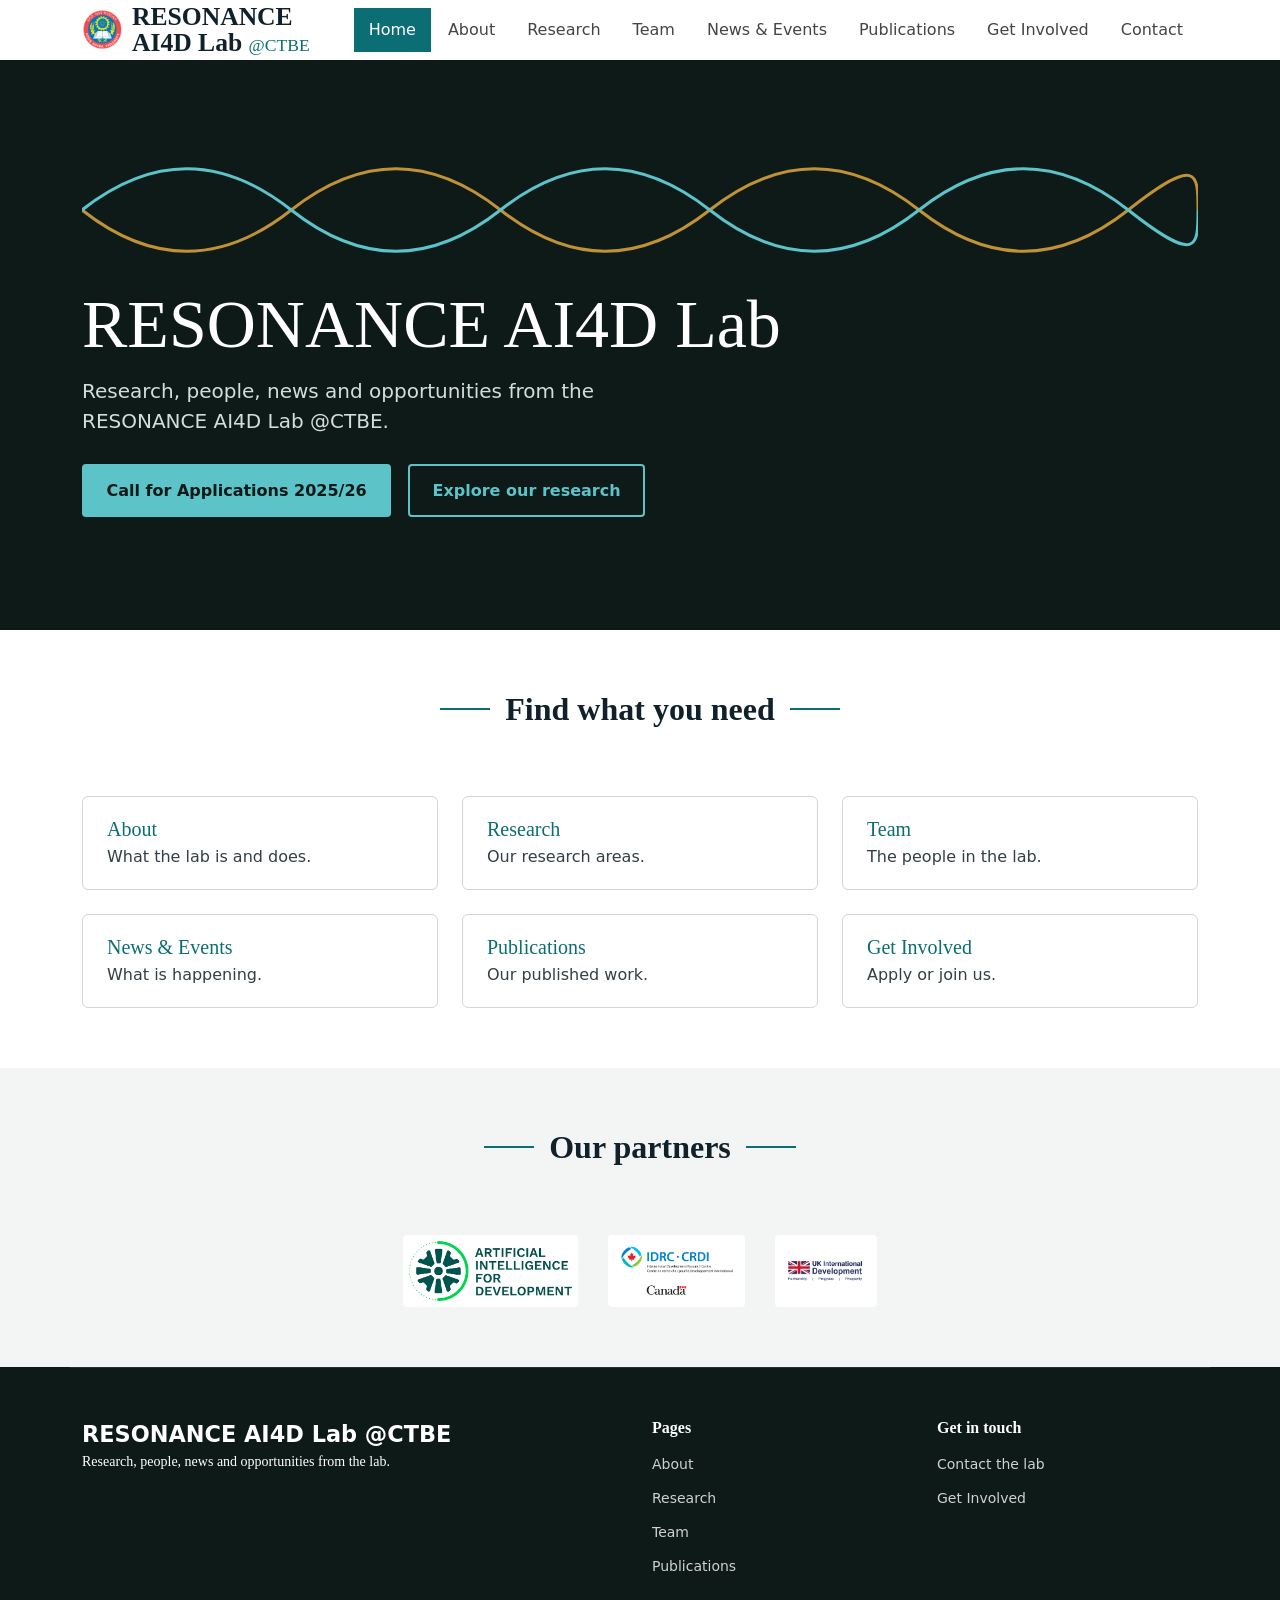
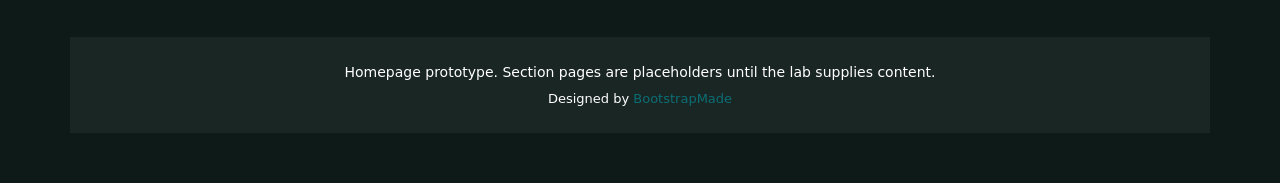
<file: resonance-lab-site/index.html>
<!DOCTYPE html>
<html lang="en">
<head>
  <meta charset="utf-8">
  <meta name="viewport" content="width=device-width, initial-scale=1.0">
  <title>RESONANCE AI4D Lab @CTBE</title>
  <meta name="description" content="Research, people, news and opportunities from the RESONANCE AI4D Lab @CTBE.">
  <link href="assets/vendor/bootstrap/css/bootstrap.min.css" rel="stylesheet">
  <link href="assets/vendor/bootstrap-icons/bootstrap-icons.css" rel="stylesheet">
  <link href="assets/css/main.css" rel="stylesheet">
  <link href="assets/css/lab.css" rel="stylesheet">
  <link rel="icon" type="image/png" href="assets/img/aauLogo.png">
   <!-- <link href="assets/img/aauLogo.png" rel="stylesheet"> -->
  <!-- Template: Shuffle by BootstrapMade.com (https://bootstrapmade.com/license/) -->
</head>
<body class="index-page">
  <a class="skip" href="#main">Skip to main content</a>

  <header id="header" class="header d-flex align-items-center fixed-top">
    <div class="container-fluid container-xl position-relative d-flex align-items-center justify-content-between">
 <a href="index.html" class="logo d-flex align-items-center">
  <img src="assets/img/aauLogo.png" alt="" width="40" height="40">
  <span class="sitename">RESONANCE AI4D Lab <small>@CTBE</small></span>
</a>
      <nav id="navmenu" class="navmenu" aria-label="Main">
        <ul>
          <li><a href="index.html" class="active" aria-current="page">Home</a></li>
          <li><a href="about.html">About</a></li>
          <li><a href="research.html">Research</a></li>
          <li><a href="team.html">Team</a></li>
          <li><a href="news-events.html">News &amp; Events</a></li>
          <li><a href="publications.html">Publications</a></li>
          <li><a href="get-involved.html">Get Involved</a></li>
          <li><a href="contact.html">Contact</a></li>
        </ul>
        <button type="button" class="mobile-nav-toggle d-xl-none bi bi-list" aria-controls="navmenu" aria-expanded="false" aria-label="Open menu"></button>
      </nav>
    </div>
  </header>

  <main id="main" class="main">
<section id="hero" class="lab-hero dark-background">
      <div class="container">
        <svg class="wave" viewBox="0 0 1200 120" preserveAspectRatio="none" aria-hidden="true" focusable="false">
          <path class="w2" d="M0 60 C75 120 150 120 225 60 S375 0 450 60 S600 120 675 60 S825 0 900 60 S1050 120 1125 60 S1200 20 1200 60"/>
          <path class="w1" d="M0 60 C75 0 150 0 225 60 S375 120 450 60 S600 0 675 60 S825 120 900 60 S1050 0 1125 60 S1200 100 1200 60"/>
        </svg>
        <h1>RESONANCE AI4D Lab</h1>
        <p class="lede">Research, people, news and opportunities from the RESONANCE AI4D Lab @CTBE.</p>
        <p>
          
          <a class="btn-lab" href="https://docs.google.com/forms/d/e/1FAIpQLSft0kj5V4JRvUe-VWOG_icMNf_lf4NE3GBGaMu6qhoGxrirQQ/closedform">Call for Applications 2025/26</a>
          <a class="btn-lab alt" href="research.html">Explore our research</a>
        </p>
      </div>
    </section>

    <section id="explore" class="section" aria-labelledby="explore-title">
      <div class="container">
        <div class="section-title"><h2 id="explore-title">Find what you need</h2></div>
        <div class="row gy-4">
        <div class="col-md-6 col-lg-4"><a class="lab-link" href="about.html"><h3>About</h3><p>What the lab is and does.</p></a></div>
        <div class="col-md-6 col-lg-4"><a class="lab-link" href="research.html"><h3>Research</h3><p>Our research areas.</p></a></div>
        <div class="col-md-6 col-lg-4"><a class="lab-link" href="team.html"><h3>Team</h3><p>The people in the lab.</p></a></div>
        <div class="col-md-6 col-lg-4"><a class="lab-link" href="news-events.html"><h3>News &amp; Events</h3><p>What is happening.</p></a></div>
        <div class="col-md-6 col-lg-4"><a class="lab-link" href="publications.html"><h3>Publications</h3><p>Our published work.</p></a></div>
        <div class="col-md-6 col-lg-4"><a class="lab-link" href="get-involved.html"><h3>Get Involved</h3><p>Apply or join us.</p></a></div>
        </div>
      </div>
    </section>

  <section id="partners" class="section light-background" aria-labelledby="partners-title">
  <div class="container">
    <div class="section-title"><h2 id="partners-title">Our partners</h2></div>
   <ul class="partners" style="display: flex; justify-content: center; align-items: center; gap: 30px; list-style: none; padding: 0; margin: 0;">
  <li>
    <img loading="lazy" width="160" height="72"
         alt="Partner logo 1"
         src="assets/img/images.png">
  </li>

  <li>
    <img loading="lazy" width="160" height="72"
         alt="Partner logo 2"
         src="assets/img/idrc-logo-full-name-wordmark.png">
  </li>

  <li>
    <img loading="lazy" width="160" height="72"
         alt="Partner logo 3"
         src="assets/img/images (1).png">
  </li>
</ul>
  </div>
</section>

  </main>

  <footer id="footer" class="footer dark-background">
    <div class="container footer-top">
      <div class="row gy-4">
        <div class="col-lg-6 footer-about">
          <span class="sitename" style="font-size:1.4rem;font-weight:700">RESONANCE AI4D Lab @CTBE</span>
          <p>Research, people, news and opportunities from the lab.</p>
        </div>
        <div class="col-lg-3 col-6 footer-links">
          <h4>Pages</h4>
          <ul>
            <li><a href="about.html">About</a></li>
            <li><a href="research.html">Research</a></li>
            <li><a href="team.html">Team</a></li>
            <li><a href="publications.html">Publications</a></li>
          </ul>
        </div>
        <div class="col-lg-3 col-6 footer-links">
          <h4>Get in touch</h4>
          <ul>
            <li><a href="contact.html">Contact the lab</a></li>
            <li><a href="get-involved.html">Get Involved</a></li>
          </ul>
        </div>
      </div>
    </div>
    <div class="container copyright text-center mt-4">
      <p>Homepage prototype. Section pages are placeholders until the lab supplies content.</p>
      <div class="credits">
        <!-- Free-licence credit link kept intact: https://bootstrapmade.com/license/ -->
        Designed by <a href="https://bootstrapmade.com/">BootstrapMade</a>
      </div>
    </div>
  </footer>

  <a href="#" id="scroll-top" class="scroll-top d-flex align-items-center justify-content-center" aria-label="Back to top"><i class="bi bi-arrow-up-short" aria-hidden="true"></i></a>
  <script src="assets/js/main.js"></script>
</body>
</html>
</file>
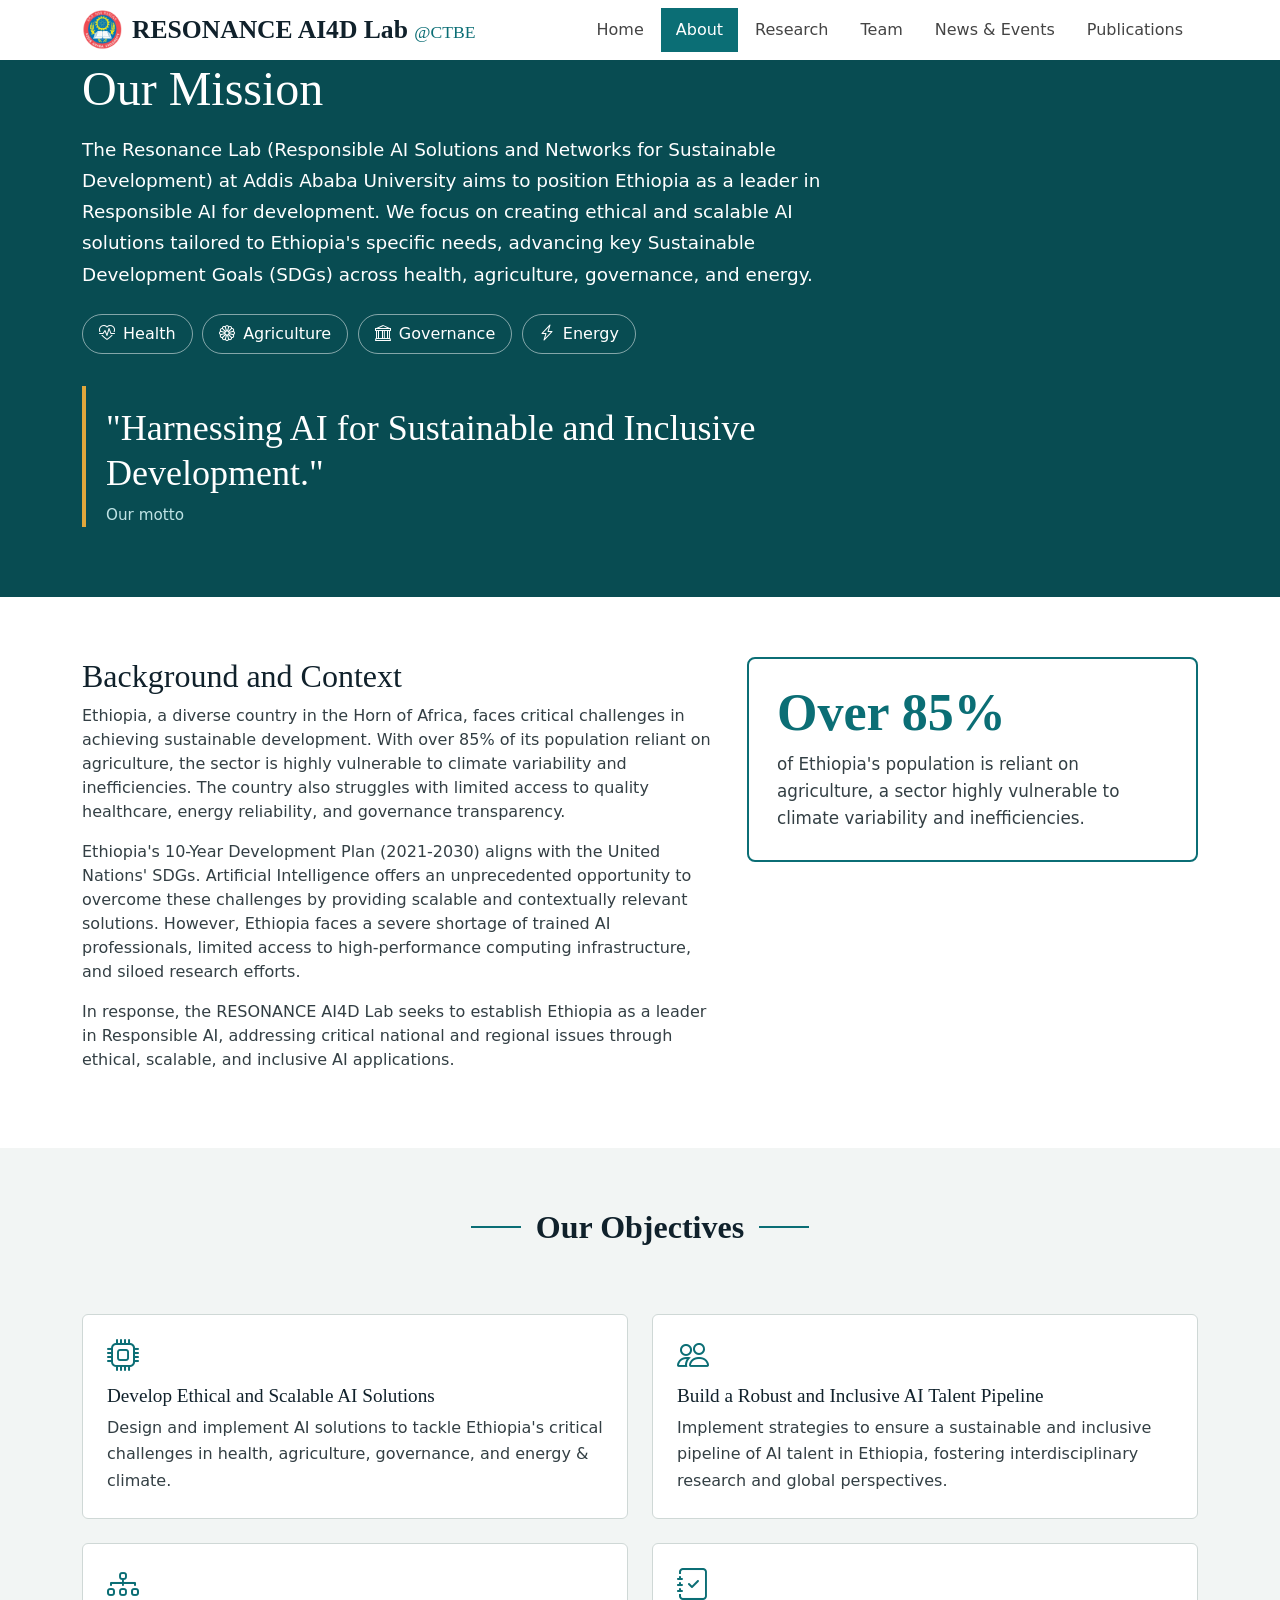
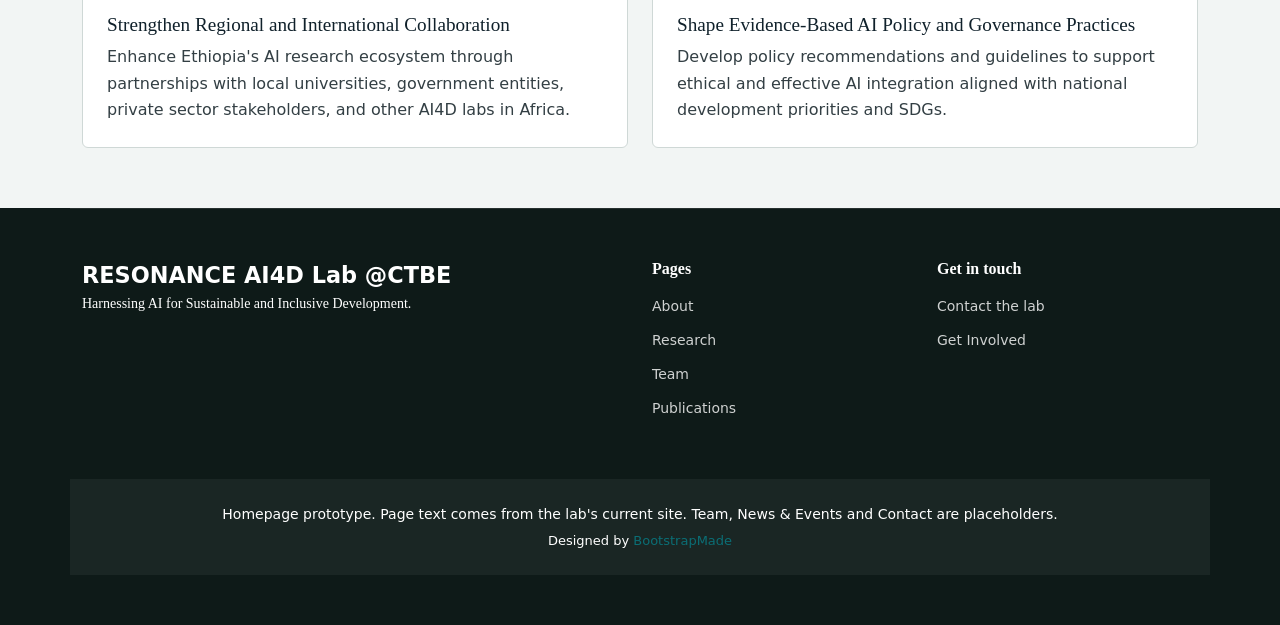
<file: resonance-lab-site/about.html>
<!DOCTYPE html>
<html lang="en">
<head>
  <meta charset="utf-8">
  <meta name="viewport" content="width=device-width, initial-scale=1.0">
  <title>About | RESONANCE AI4D Lab @CTBE</title>
  <meta name="description" content="About the RESONANCE AI4D Lab @CTBE.">
  <link href="assets/vendor/bootstrap/css/bootstrap.min.css" rel="stylesheet">
  <link href="assets/vendor/bootstrap-icons/bootstrap-icons.css" rel="stylesheet">
  <link href="assets/css/main.css" rel="stylesheet">
  <link href="assets/css/lab.css" rel="stylesheet">
  <link rel="icon" type="image/png" href="assets/img/aauLogo.png">
  <!-- Template: Shuffle by BootstrapMade.com (https://bootstrapmade.com/license/) -->
</head>
<body class="index-page">
  <a class="skip" href="#main">Skip to main content</a>

  <header id="header" class="header d-flex align-items-center fixed-top">
    <div class="container-fluid container-xl position-relative d-flex align-items-center justify-content-between">
     <a href="index.html" class="logo d-flex align-items-center">
  <img src="assets/img/aauLogo.png" alt="" width="40" height="40">
  <span class="sitename">RESONANCE AI4D Lab <small>@CTBE</small></span>
</a>
      <nav id="navmenu" class="navmenu" aria-label="Main">
        <ul>
          <li><a href="index.html">Home</a></li>
          <li><a href="about.html" class="active" aria-current="page">About</a></li>
          <li><a href="research.html">Research</a></li>
          <li><a href="team.html">Team</a></li>
          <li><a href="news-events.html">News &amp; Events</a></li>
          <li><a href="publications.html">Publications</a></li>
          <!-- <li><a href="get-involved.html">Get Involved</a></li> -->
          <!-- <li><a href="contact.html">Contact</a></li> -->
        </ul>
        <button type="button" class="mobile-nav-toggle d-xl-none bi bi-list" aria-controls="navmenu" aria-expanded="false" aria-label="Open menu"></button>
      </nav>
    </div>
  </header>

  <main id="main" class="main">
    <section class="page-top tight mission">
      <div class="container">
        <!-- <h1>About</h1> -->
        <div class="mission-body">
          <h2>Our Mission</h2>
          <p>The Resonance Lab (Responsible AI Solutions and Networks for Sustainable Development) at Addis Ababa University aims to position Ethiopia as a leader in Responsible AI for development. We focus on creating ethical and scalable AI solutions tailored to Ethiopia's specific needs, advancing key Sustainable Development Goals (SDGs) across health, agriculture, governance, and energy.</p>
          <ul class="chips" aria-label="Focus sectors">
            <li><i class="bi bi-heart-pulse" aria-hidden="true"></i>Health</li>
            <li><i class="bi bi-flower1" aria-hidden="true"></i>Agriculture</li>
            <li><i class="bi bi-bank" aria-hidden="true"></i>Governance</li>
            <li><i class="bi bi-lightning-charge" aria-hidden="true"></i>Energy</li>
          </ul>
          <blockquote class="motto">
            <p>"Harnessing AI for Sustainable and Inclusive Development."</p>
            <footer>Our motto</footer>
          </blockquote>
        </div>
      </div>
    </section>

    <section class="section" aria-labelledby="background-title">
      <div class="container">
        <div class="row gy-4 align-items-start">
          <div class="col-lg-7 prose">
            <h2 id="background-title">Background and Context</h2>
            <p>Ethiopia, a diverse country in the Horn of Africa, faces critical challenges in achieving sustainable development. With over 85% of its population reliant on agriculture, the sector is highly vulnerable to climate variability and inefficiencies. The country also struggles with limited access to quality healthcare, energy reliability, and governance transparency.</p>
            <p>Ethiopia's 10-Year Development Plan (2021-2030) aligns with the United Nations' SDGs. Artificial Intelligence offers an unprecedented opportunity to overcome these challenges by providing scalable and contextually relevant solutions. However, Ethiopia faces a severe shortage of trained AI professionals, limited access to high-performance computing infrastructure, and siloed research efforts.</p>
            <p>In response, the RESONANCE AI4D Lab seeks to establish Ethiopia as a leader in Responsible AI, addressing critical national and regional issues through ethical, scalable, and inclusive AI applications.</p>
          </div>
          <aside class="col-lg-5" aria-label="Key figure">
            <div class="stat">
              <p class="stat-num">Over 85%</p>
              <p class="stat-label">of Ethiopia's population is reliant on agriculture, a sector highly vulnerable to climate variability and inefficiencies.</p>
            </div>
          </aside>
        </div>
      </div>
    </section>

    <section class="section light-background" aria-labelledby="objectives-title">
      <div class="container">
        <div class="section-title"><h2 id="objectives-title">Our Objectives</h2></div>
        <div class="row gy-4">
          <div class="col-md-6"><div class="obj"><i class="bi bi-cpu obj-icon" aria-hidden="true"></i><h3>Develop Ethical and Scalable AI Solutions</h3><p>Design and implement AI solutions to tackle Ethiopia's critical challenges in health, agriculture, governance, and energy &amp; climate.</p></div></div>
          <div class="col-md-6"><div class="obj"><i class="bi bi-people obj-icon" aria-hidden="true"></i><h3>Build a Robust and Inclusive AI Talent Pipeline</h3><p>Implement strategies to ensure a sustainable and inclusive pipeline of AI talent in Ethiopia, fostering interdisciplinary research and global perspectives.</p></div></div>
          <div class="col-md-6"><div class="obj"><i class="bi bi-diagram-3 obj-icon" aria-hidden="true"></i><h3>Strengthen Regional and International Collaboration</h3><p>Enhance Ethiopia's AI research ecosystem through partnerships with local universities, government entities, private sector stakeholders, and other AI4D labs in Africa.</p></div></div>
          <div class="col-md-6"><div class="obj"><i class="bi bi-journal-check obj-icon" aria-hidden="true"></i><h3>Shape Evidence-Based AI Policy and Governance Practices</h3><p>Develop policy recommendations and guidelines to support ethical and effective AI integration aligned with national development priorities and SDGs.</p></div></div>
        </div>
      </div>
    </section>
  </main>

  <footer id="footer" class="footer dark-background">
    <div class="container footer-top">
      <div class="row gy-4">
        <div class="col-lg-6 footer-about">
          <span class="sitename" style="font-size:1.4rem;font-weight:700">RESONANCE AI4D Lab @CTBE</span>
          <p>Harnessing AI for Sustainable and Inclusive Development.</p>
        </div>
        <div class="col-lg-3 col-6 footer-links">
          <h4>Pages</h4>
          <ul>
            <li><a href="about.html">About</a></li>
            <li><a href="research.html">Research</a></li>
            <li><a href="team.html">Team</a></li>
            <li><a href="publications.html">Publications</a></li>
          </ul>
        </div>
        <div class="col-lg-3 col-6 footer-links">
          <h4>Get in touch</h4>
          <ul>
            <li><a href="contact.html">Contact the lab</a></li>
            <li><a href="get-involved.html">Get Involved</a></li>
          </ul>
        </div>
      </div>
    </div>
    <div class="container copyright text-center mt-4">
      <p>Homepage prototype. Page text comes from the lab's current site. Team, News &amp; Events and Contact are placeholders.</p>
      <div class="credits">
        <!-- Free-licence credit link kept intact: https://bootstrapmade.com/license/ -->
        Designed by <a href="https://bootstrapmade.com/">BootstrapMade</a>
      </div>
    </div>
  </footer>

  <a href="#" id="scroll-top" class="scroll-top d-flex align-items-center justify-content-center" aria-label="Back to top"><i class="bi bi-arrow-up-short" aria-hidden="true"></i></a>
  <script src="assets/js/main.js"></script>
</body>
</html>
</file>
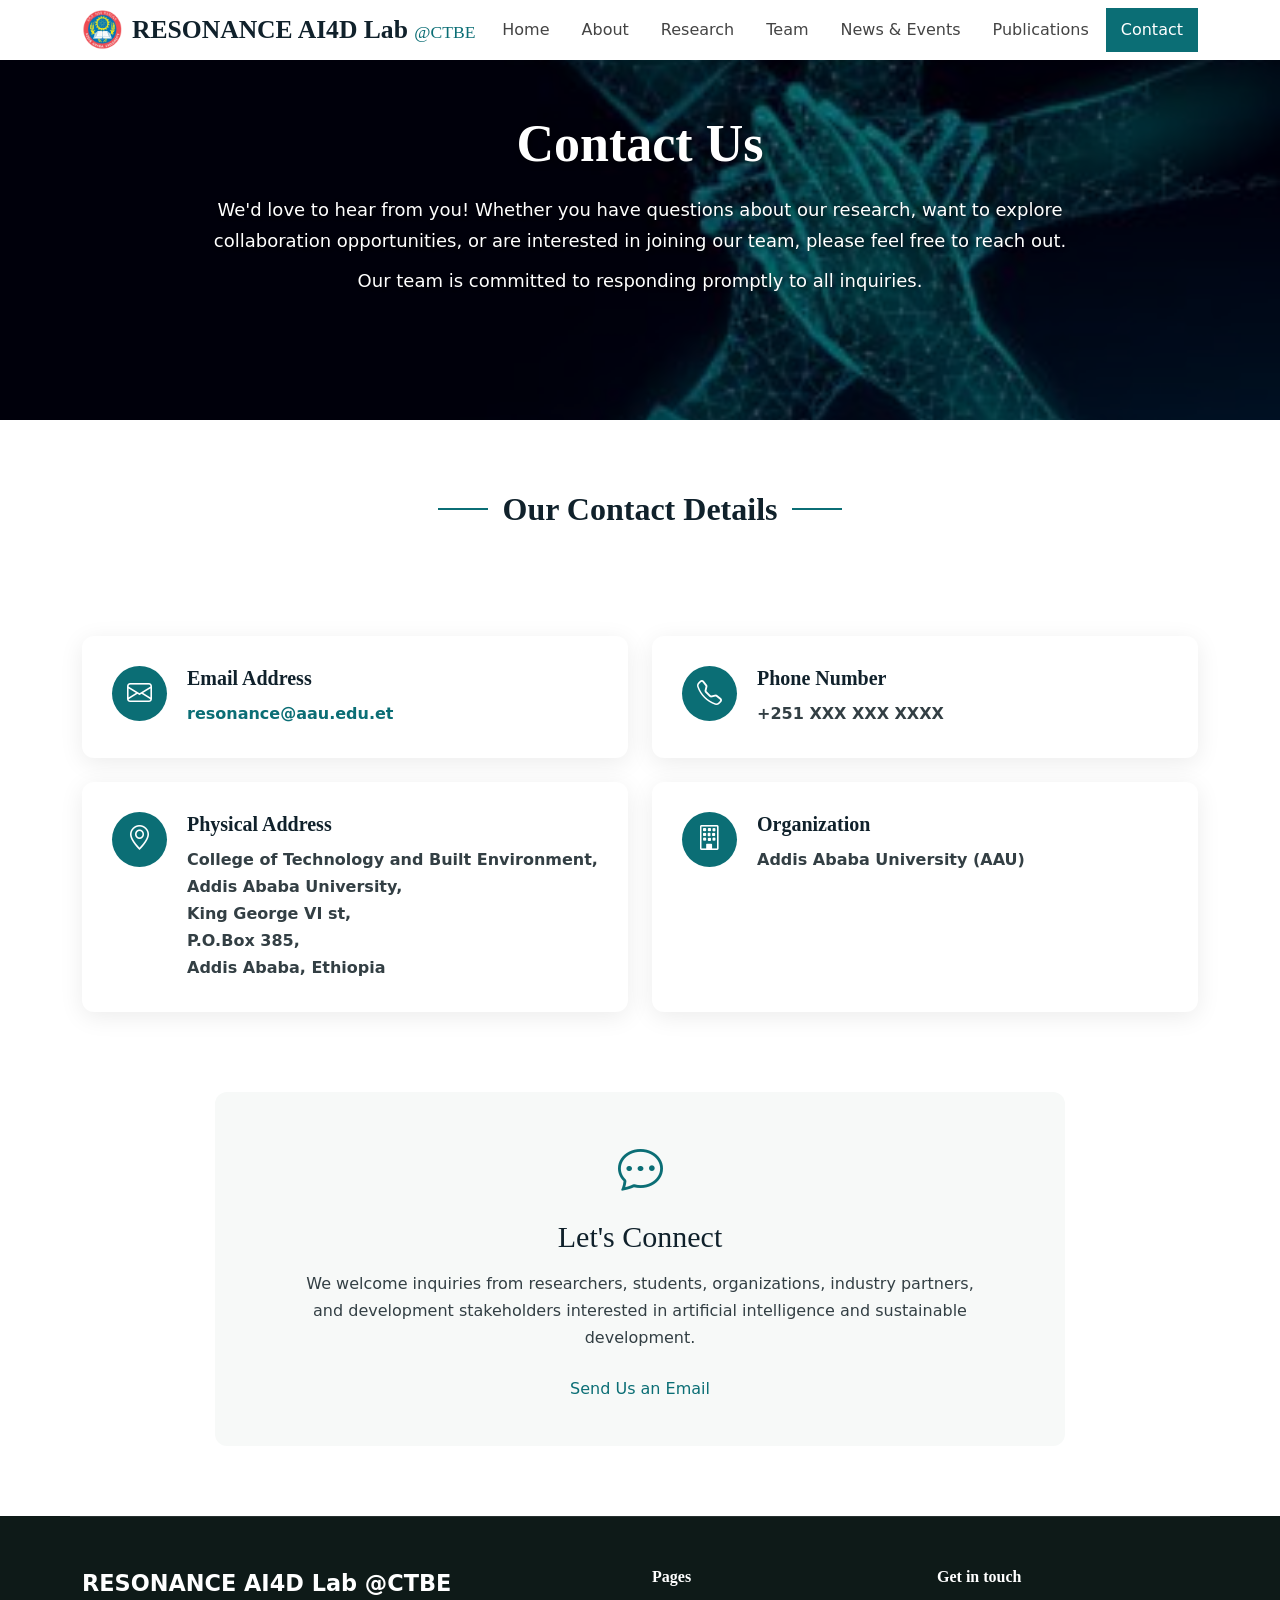
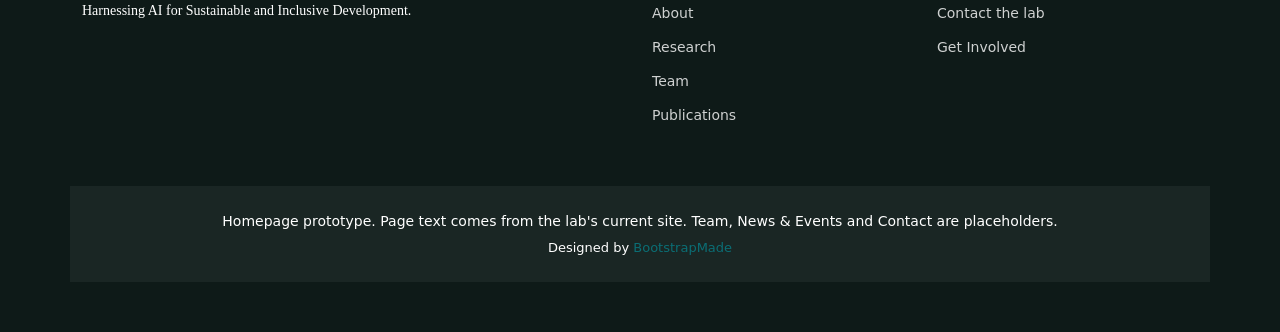
<file: resonance-lab-site/contact.html>
<!DOCTYPE html>
<html lang="en">
<head>
  <meta charset="utf-8">
  <meta name="viewport" content="width=device-width, initial-scale=1.0">

  <title>Contact Us | RESONANCE AI4D Lab @CTBE</title>

  <meta name="description"
        content="Contact the RESONANCE AI4D Lab @CTBE at Addis Ababa University.">

  <link href="assets/vendor/bootstrap/css/bootstrap.min.css" rel="stylesheet">
  <link href="assets/vendor/bootstrap-icons/bootstrap-icons.css" rel="stylesheet">
  <link href="assets/css/main.css" rel="stylesheet">
  <link href="assets/css/lab.css" rel="stylesheet">

  <link rel="icon" type="image/png" href="assets/img/aauLogo.png">

  <!-- Template: Shuffle by BootstrapMade.com -->
</head>

<body class="index-page">

  <a class="skip" href="#main">Skip to main content</a>

  <!-- =========================
       HEADER
       ========================= -->

  <header id="header"
          class="header d-flex align-items-center fixed-top">

    <div class="container-fluid container-xl position-relative
                d-flex align-items-center justify-content-between">

      <a href="index.html" class="logo d-flex align-items-center">

        <img src="assets/img/aauLogo.png"
             alt="AAU Logo"
             width="40"
             height="40">

        <span class="sitename">
          RESONANCE AI4D Lab <small>@CTBE</small>
        </span>

      </a>

      <nav id="navmenu"
           class="navmenu"
           aria-label="Main">

        <ul>

          <li>
            <a href="index.html">Home</a>
          </li>

          <li>
            <a href="about.html">About</a>
          </li>

          <li>
            <a href="research.html">Research</a>
          </li>

          <li>
            <a href="team.html">Team</a>
          </li>

          <li>
            <a href="news-events.html">News &amp; Events</a>
          </li>

          <li>
            <a href="publications.html">Publications</a>
          </li>

          <!-- <li>
            <a href="get-involved.html">Get Involved</a>
          </li> -->

          <li>
            <a href="contact.html"
               class="active"
               aria-current="page">
              Contact
            </a>
          </li>

        </ul>

        <button type="button"
                class="mobile-nav-toggle d-xl-none bi bi-list"
                aria-controls="navmenu"
                aria-expanded="false"
                aria-label="Open menu">
        </button>

      </nav>

    </div>

  </header>


  <!-- =========================
       MAIN CONTENT
       ========================= -->

  <main id="main" class="main">


    <!-- CONTACT HERO -->

    <section class="contact-hero">

      <div class="contact-hero-overlay"></div>

      <div class="container contact-hero-content">

        <h1>Contact Us</h1>

        <p>
          We'd love to hear from you! Whether you have questions about
          our research, want to explore collaboration opportunities,
          or are interested in joining our team, please feel free to
          reach out.
        </p>

        <p>
          Our team is committed to responding promptly to all inquiries.
        </p>

      </div>

    </section>


    <!-- CONTACT DETAILS -->

    <section class="section contact-section">

      <div class="container">

        <div class="section-title text-center">

          <h2>Our Contact Details</h2>

        </div>


        <div class="row gy-4 justify-content-center">


          <!-- EMAIL -->

          <div class="col-lg-6 col-md-6">

            <div class="contact-card">

              <div class="contact-icon">

                <i class="bi bi-envelope"></i>

              </div>

              <div>

                <h3>Email Address</h3>

                <p>
                  <a href="mailto:resonance@aau.edu.et">
                    resonance@aau.edu.et
                  </a>
                </p>

              </div>

            </div>

          </div>


          <!-- PHONE -->

          <div class="col-lg-6 col-md-6">

            <div class="contact-card">

              <div class="contact-icon">

                <i class="bi bi-telephone"></i>

              </div>

              <div>

                <h3>Phone Number</h3>

                <p>
                  <strong>+251 XXX XXX XXXX</strong>
                </p>

              </div>

            </div>

          </div>


          <!-- ADDRESS -->

          <div class="col-lg-6 col-md-6">

            <div class="contact-card">

              <div class="contact-icon">

                <i class="bi bi-geo-alt"></i>

              </div>

              <div>

                <h3>Physical Address</h3>

                <p>
                  <strong>
                    College of Technology and Built Environment,
                    <br>
                    Addis Ababa University,
                    <br>
                    King George VI st,
                    <br>
                    P.O.Box 385,
                    <br>
                    Addis Ababa, Ethiopia
                  </strong>
                </p>

              </div>

            </div>

          </div>


          <!-- ORGANIZATION -->

          <div class="col-lg-6 col-md-6">

            <div class="contact-card">

              <div class="contact-icon">

                <i class="bi bi-building"></i>

              </div>

              <div>

                <h3>Organization</h3>

                <p>
                  <strong>
                    Addis Ababa University (AAU)
                  </strong>
                </p>

              </div>

            </div>

          </div>


        </div>

      </div>

    </section>


    <!-- CONTACT MESSAGE -->

    <section class="section contact-message">

      <div class="container">

        <div class="contact-message-box text-center">

          <i class="bi bi-chat-dots"></i>

          <h2>Let's Connect</h2>

          <p>
            We welcome inquiries from researchers, students,
            organizations, industry partners, and development
            stakeholders interested in artificial intelligence
            and sustainable development.
          </p>

          <a href="mailto:resonance@aau.edu.et"
             class="btn-lab-dark">

            Send Us an Email

          </a>

        </div>

      </div>

    </section>

  </main>


  <!-- =========================
       FOOTER
       ========================= -->

  <footer id="footer" class="footer dark-background">

    <div class="container footer-top">

      <div class="row gy-4">

        <div class="col-lg-6 footer-about">

          <span class="sitename"
                style="font-size:1.4rem;font-weight:700">

            RESONANCE AI4D Lab @CTBE

          </span>

          <p>
            Harnessing AI for Sustainable and Inclusive Development.
          </p>

        </div>


        <div class="col-lg-3 col-6 footer-links">

          <h4>Pages</h4>

          <ul>

            <li>
              <a href="about.html">About</a>
            </li>

            <li>
              <a href="research.html">Research</a>
            </li>

            <li>
              <a href="team.html">Team</a>
            </li>

            <li>
              <a href="publications.html">Publications</a>
            </li>

          </ul>

        </div>


        <div class="col-lg-3 col-6 footer-links">

          <h4>Get in touch</h4>

          <ul>

            <li>
              <a href="contact.html">
                Contact the lab
              </a>
            </li>

            <li>
              <a href="get-involved.html">
                Get Involved
              </a>
            </li>

          </ul>

        </div>

      </div>

    </div>


    <div class="container copyright text-center mt-4">

      <p>
        Homepage prototype. Page text comes from the lab's current site.
        Team, News &amp; Events and Contact are placeholders.
      </p>

      <div class="credits">

        Designed by
        <a href="https://bootstrapmade.com/">
          BootstrapMade
        </a>

      </div>

    </div>

  </footer>


  <!-- BACK TO TOP -->

  <a href="#"
     id="scroll-top"
     class="scroll-top d-flex align-items-center justify-content-center"
     aria-label="Back to top">

    <i class="bi bi-arrow-up-short"
       aria-hidden="true">
    </i>

  </a>


  <script src="assets/js/main.js"></script>

</body>
</html>
</file>
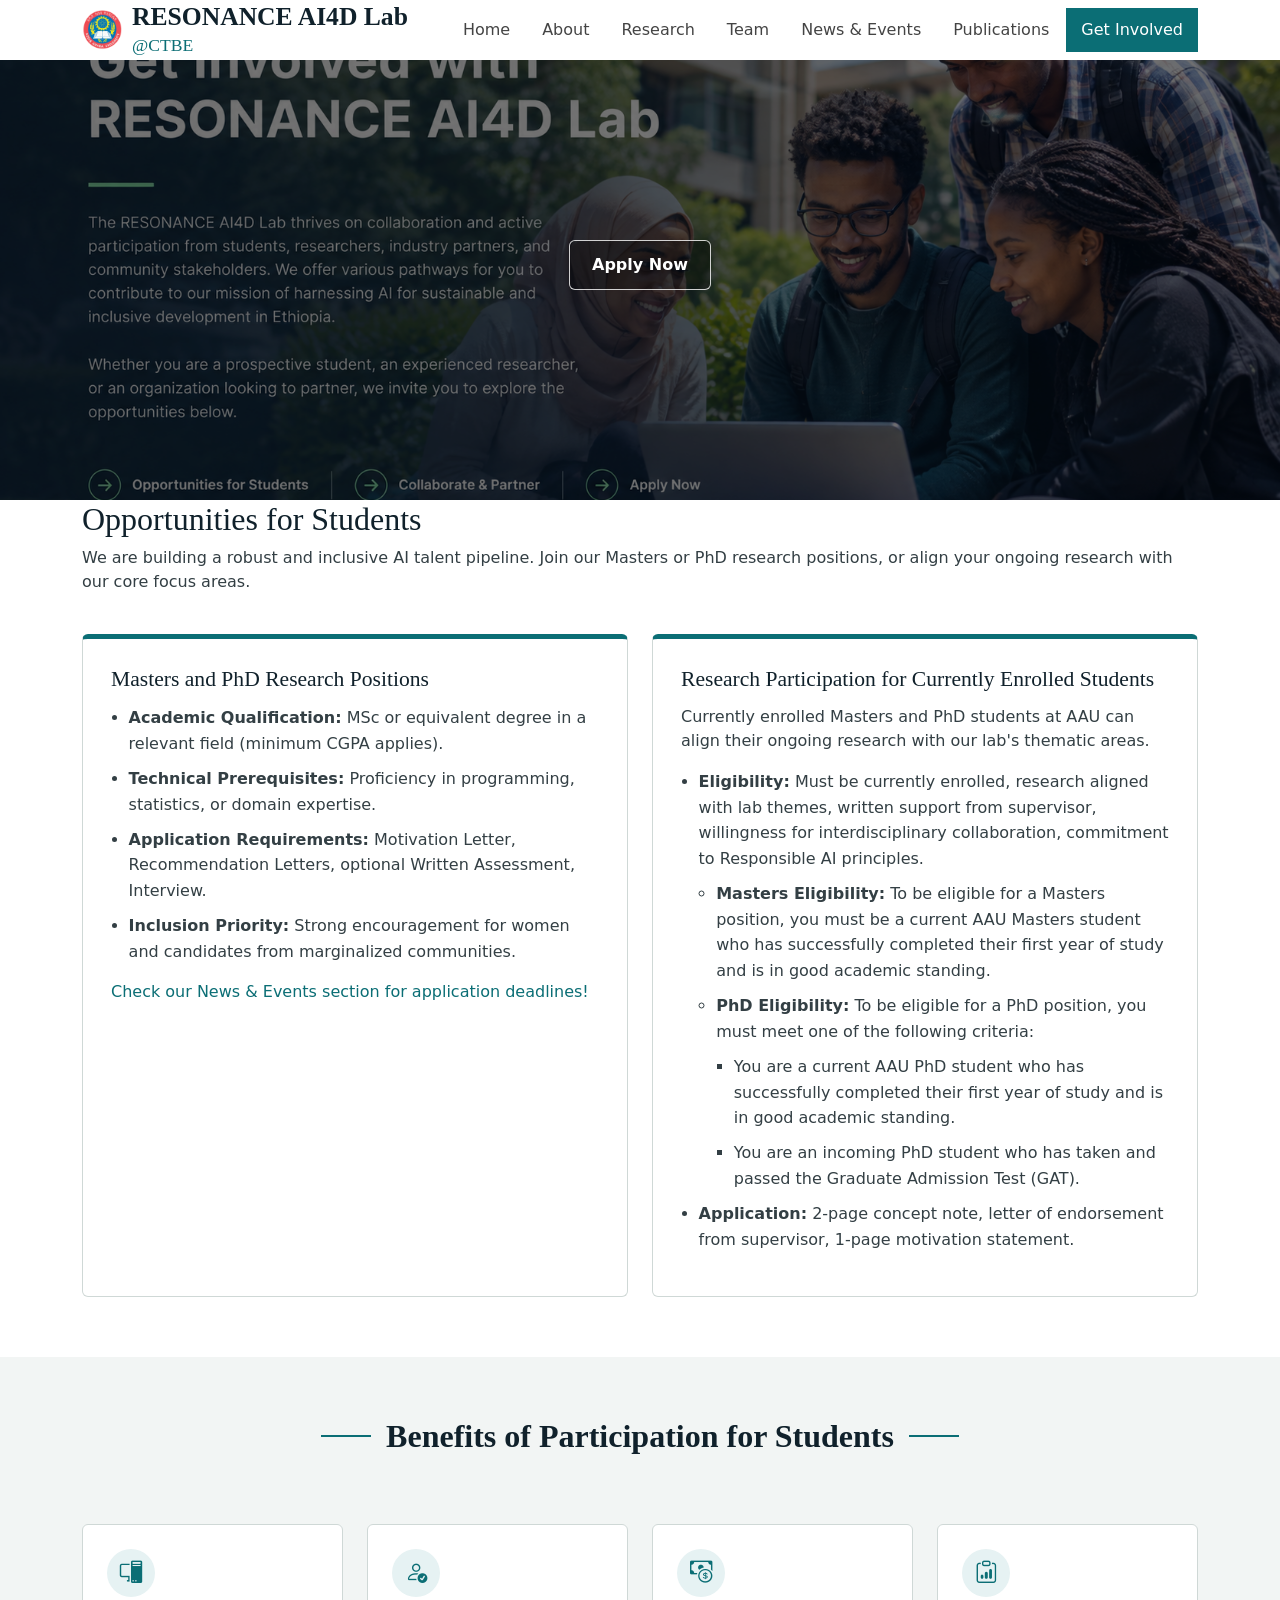
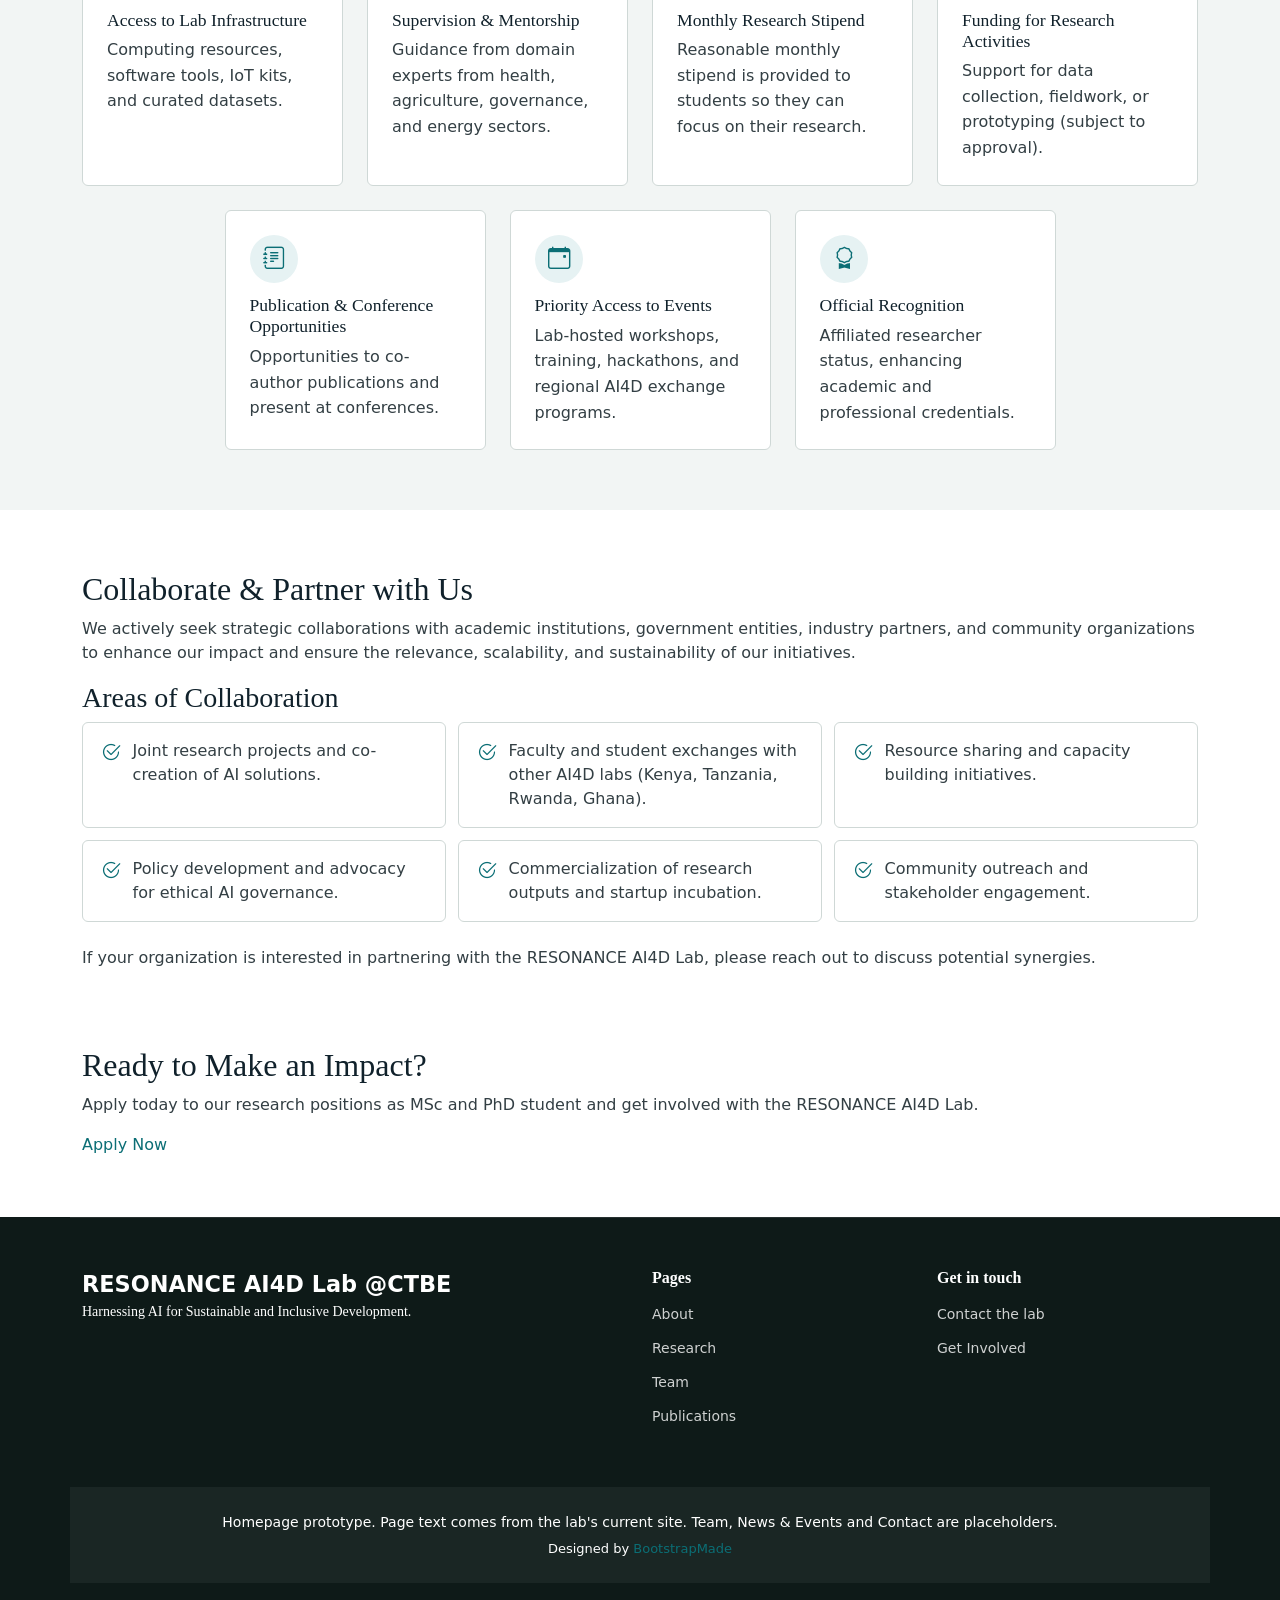
<file: resonance-lab-site/get-involved.html>
<!DOCTYPE html>
<html lang="en">
<head>
  <meta charset="utf-8">
  <meta name="viewport" content="width=device-width, initial-scale=1.0">
  <title>About | RESONANCE AI4D Lab @CTBE</title>
  <meta name="description" content="About the RESONANCE AI4D Lab @CTBE.">
  <link href="assets/vendor/bootstrap/css/bootstrap.min.css" rel="stylesheet">
  <link href="assets/vendor/bootstrap-icons/bootstrap-icons.css" rel="stylesheet">
  <link href="assets/css/main.css" rel="stylesheet">
  <link href="assets/css/lab.css" rel="stylesheet">
  <link rel="icon" type="image/png" href="assets/img/aauLogo.png">
  <!-- Template: Shuffle by BootstrapMade.com (https://bootstrapmade.com/license/) -->
</head>
<body class="index-page">
  <a class="skip" href="#main">Skip to main content</a>

  <header id="header" class="header d-flex align-items-center fixed-top">
    <div class="container-fluid container-xl position-relative d-flex align-items-center justify-content-between">
     <a href="index.html" class="logo d-flex align-items-center">
  <img src="assets/img/aauLogo.png" alt="" width="40" height="40">
  <span class="sitename">RESONANCE AI4D Lab <small>@CTBE</small></span>
</a>
      <nav id="navmenu" class="navmenu" aria-label="Main">
        <ul>
          <li><a href="index.html">Home</a></li>
          <li><a href="about.html" >About</a></li>
          <li><a href="research.html">Research</a></li>
          <li><a href="team.html">Team</a></li>
          <li><a href="news-events.html">News &amp; Events</a></li>
          <li><a href="publications.html">Publications</a></li>
          <li><a href="get-involved.html" class="active" aria-current="page">Get Involved</a></li>
          <!-- <li><a href="contact.html">Contact</a></li> -->
        </ul>
        <button type="button" class="mobile-nav-toggle d-xl-none bi bi-list" aria-controls="navmenu" aria-expanded="false" aria-label="Open menu"></button>
      </nav>
    </div>
  </header>

  <main id="main" class="main">
 <section class="get-involved-hero">

  <div class="get-involved-hero-overlay"></div>

  <div class="container get-involved-hero-content">

    <!-- <h1>Get Involved with RESONANCE AI4D Lab</h1>

    <p>
      The RESONANCE AI4D Lab thrives on collaboration and active participation
      from students, researchers, industry partners, and community stakeholders.
      We offer various pathways for you to contribute to our mission of
      harnessing AI for sustainable and inclusive development in Ethiopia.
    </p>

    <p>
      Whether you are a prospective student, an experienced researcher,
      or an organization looking to partner, we invite you to explore
      the opportunities below.
    </p> -->

    <ul class="jump" aria-label="On this page">
      <!-- <li>
        <a href="#students">
          Opportunities for Students
        </a>
      </li>

      <li>
        <a href="#collaborate">
          Collaborate &amp; Partner
        </a>
      </li> -->

      <li>
        <a href="#apply">
          Apply Now
        </a>
      </li>
    </ul>

  </div>

</section>

<section class="section pt-0" id="students" aria-labelledby="students-title">
  <div class="container">
    <div class="prose">
      <h2 id="students-title">Opportunities for Students</h2>
      <p>We are building a robust and inclusive AI talent pipeline. Join our Masters or PhD research positions, or align your ongoing research with our core focus areas.</p>
    </div>
    <div class="row gy-4 mt-1">
      <div class="col-lg-6">
        <div class="path">
          <h3>Masters and PhD Research Positions</h3>
          <ul>
            <li><strong>Academic Qualification:</strong> MSc or equivalent degree in a relevant field (minimum CGPA applies).</li>
            <li><strong>Technical Prerequisites:</strong> Proficiency in programming, statistics, or domain expertise.</li>
            <li><strong>Application Requirements:</strong> Motivation Letter, Recommendation Letters, optional Written Assessment, Interview.</li>
            <li><strong>Inclusion Priority:</strong> Strong encouragement for women and candidates from marginalized communities.</li>
          </ul>
          <p><a href="news-events.html">Check our News &amp; Events section for application deadlines!</a></p>
        </div>
      </div>
      <div class="col-lg-6">
        <div class="path">
          <h3>Research Participation for Currently Enrolled Students</h3>
          <p>Currently enrolled Masters and PhD students at AAU can align their ongoing research with our lab's thematic areas.</p>
          <ul>
            <li><strong>Eligibility:</strong> Must be currently enrolled, research aligned with lab themes, written support from supervisor, willingness for interdisciplinary collaboration, commitment to Responsible AI principles.
              <ul>
                <li><strong>Masters Eligibility:</strong> To be eligible for a Masters position, you must be a current AAU Masters student who has successfully completed their first year of study and is in good academic standing.</li>
                <li><strong>PhD Eligibility:</strong> To be eligible for a PhD position, you must meet one of the following criteria:
                  <ul>
                    <li>You are a current AAU PhD student who has successfully completed their first year of study and is in good academic standing.</li>
                    <li>You are an incoming PhD student who has taken and passed the Graduate Admission Test (GAT).</li>
                  </ul>
                </li>
              </ul>
            </li>
            <li><strong>Application:</strong> 2-page concept note, letter of endorsement from supervisor, 1-page motivation statement.</li>
          </ul>
        </div>
      </div>
    </div>
  </div>
</section>

<section class="section light-background" aria-labelledby="benefits-title">
  <div class="container">
    <div class="section-title"><h2 id="benefits-title">Benefits of Participation for Students</h2></div>
    <div class="row gy-4 justify-content-center">
      <div class="col-md-6 col-lg-3"><div class="perk"><span class="perk-icon" aria-hidden="true"><i class="bi bi-pc-display"></i></span><h3>Access to Lab Infrastructure</h3><p>Computing resources, software tools, IoT kits, and curated datasets.</p></div></div>
      <div class="col-md-6 col-lg-3"><div class="perk"><span class="perk-icon" aria-hidden="true"><i class="bi bi-person-check"></i></span><h3>Supervision &amp; Mentorship</h3><p>Guidance from domain experts from health, agriculture, governance, and energy sectors.</p></div></div>
      <div class="col-md-6 col-lg-3"><div class="perk"><span class="perk-icon" aria-hidden="true"><i class="bi bi-cash-coin"></i></span><h3>Monthly Research Stipend</h3><p>Reasonable monthly stipend is provided to students so they can focus on their research.</p></div></div>
      <div class="col-md-6 col-lg-3"><div class="perk"><span class="perk-icon" aria-hidden="true"><i class="bi bi-clipboard-data"></i></span><h3>Funding for Research Activities</h3><p>Support for data collection, fieldwork, or prototyping (subject to approval).</p></div></div>
      <div class="col-md-6 col-lg-3"><div class="perk"><span class="perk-icon" aria-hidden="true"><i class="bi bi-journal-text"></i></span><h3>Publication &amp; Conference Opportunities</h3><p>Opportunities to co-author publications and present at conferences.</p></div></div>
      <div class="col-md-6 col-lg-3"><div class="perk"><span class="perk-icon" aria-hidden="true"><i class="bi bi-calendar-event"></i></span><h3>Priority Access to Events</h3><p>Lab-hosted workshops, training, hackathons, and regional AI4D exchange programs.</p></div></div>
      <div class="col-md-6 col-lg-3"><div class="perk"><span class="perk-icon" aria-hidden="true"><i class="bi bi-award"></i></span><h3>Official Recognition</h3><p>Affiliated researcher status, enhancing academic and professional credentials.</p></div></div>
    </div>
  </div>
</section>

<section class="section" id="collaborate" aria-labelledby="collab-title">
  <div class="container">
    <div class="prose">
      <h2 id="collab-title">Collaborate &amp; Partner with Us</h2>
      <p>We actively seek strategic collaborations with academic institutions, government entities, industry partners, and community organizations to enhance our impact and ensure the relevance, scalability, and sustainability of our initiatives.</p>
      <h3>Areas of Collaboration</h3>
    </div>
    <ul class="collab">
      <li><i class="bi bi-check2-circle" aria-hidden="true"></i><span>Joint research projects and co-creation of AI solutions.</span></li>
      <li><i class="bi bi-check2-circle" aria-hidden="true"></i><span>Faculty and student exchanges with other AI4D labs (Kenya, Tanzania, Rwanda, Ghana).</span></li>
      <li><i class="bi bi-check2-circle" aria-hidden="true"></i><span>Resource sharing and capacity building initiatives.</span></li>
      <li><i class="bi bi-check2-circle" aria-hidden="true"></i><span>Policy development and advocacy for ethical AI governance.</span></li>
      <li><i class="bi bi-check2-circle" aria-hidden="true"></i><span>Commercialization of research outputs and startup incubation.</span></li>
      <li><i class="bi bi-check2-circle" aria-hidden="true"></i><span>Community outreach and stakeholder engagement.</span></li>
    </ul>
    <div class="prose"><p>If your organization is interested in partnering with the RESONANCE AI4D Lab, please reach out to discuss potential synergies.</p></div>
  </div>
</section>

<section class="section pt-0 updates" aria-labelledby="apply-title">
  <div class="container">
    <div class="cta" id="apply">
      <h2 id="apply-title">Ready to Make an Impact?</h2>
      <p>Apply today to our research positions as MSc and PhD student and get involved with the RESONANCE AI4D Lab.</p>
      <a class="btn-lab-light" href="https://sites.google.com/aait.edu.et/resonance-lab/home/get-involved/application-202526">Apply Now</a>
    </div>
  </div>
</section>
  </main>

  <footer id="footer" class="footer dark-background">
    <div class="container footer-top">
      <div class="row gy-4">
        <div class="col-lg-6 footer-about">
          <span class="sitename" style="font-size:1.4rem;font-weight:700">RESONANCE AI4D Lab @CTBE</span>
          <p>Harnessing AI for Sustainable and Inclusive Development.</p>
        </div>
        <div class="col-lg-3 col-6 footer-links">
          <h4>Pages</h4>
          <ul>
            <li><a href="about.html">About</a></li>
            <li><a href="research.html">Research</a></li>
            <li><a href="team.html">Team</a></li>
            <li><a href="publications.html">Publications</a></li>
          </ul>
        </div>
        <div class="col-lg-3 col-6 footer-links">
          <h4>Get in touch</h4>
          <ul>
            <li><a href="contact.html">Contact the lab</a></li>
            <li><a href="get-involved.html">Get Involved</a></li>
          </ul>
        </div>
      </div>
    </div>
    <div class="container copyright text-center mt-4">
      <p>Homepage prototype. Page text comes from the lab's current site. Team, News &amp; Events and Contact are placeholders.</p>
      <div class="credits">
        <!-- Free-licence credit link kept intact: https://bootstrapmade.com/license/ -->
        Designed by <a href="https://bootstrapmade.com/">BootstrapMade</a>
      </div>
    </div>
  </footer>

  <a href="#" id="scroll-top" class="scroll-top d-flex align-items-center justify-content-center" aria-label="Back to top"><i class="bi bi-arrow-up-short" aria-hidden="true"></i></a>
  <script src="assets/js/main.js"></script>
</body>
</html>
</file>
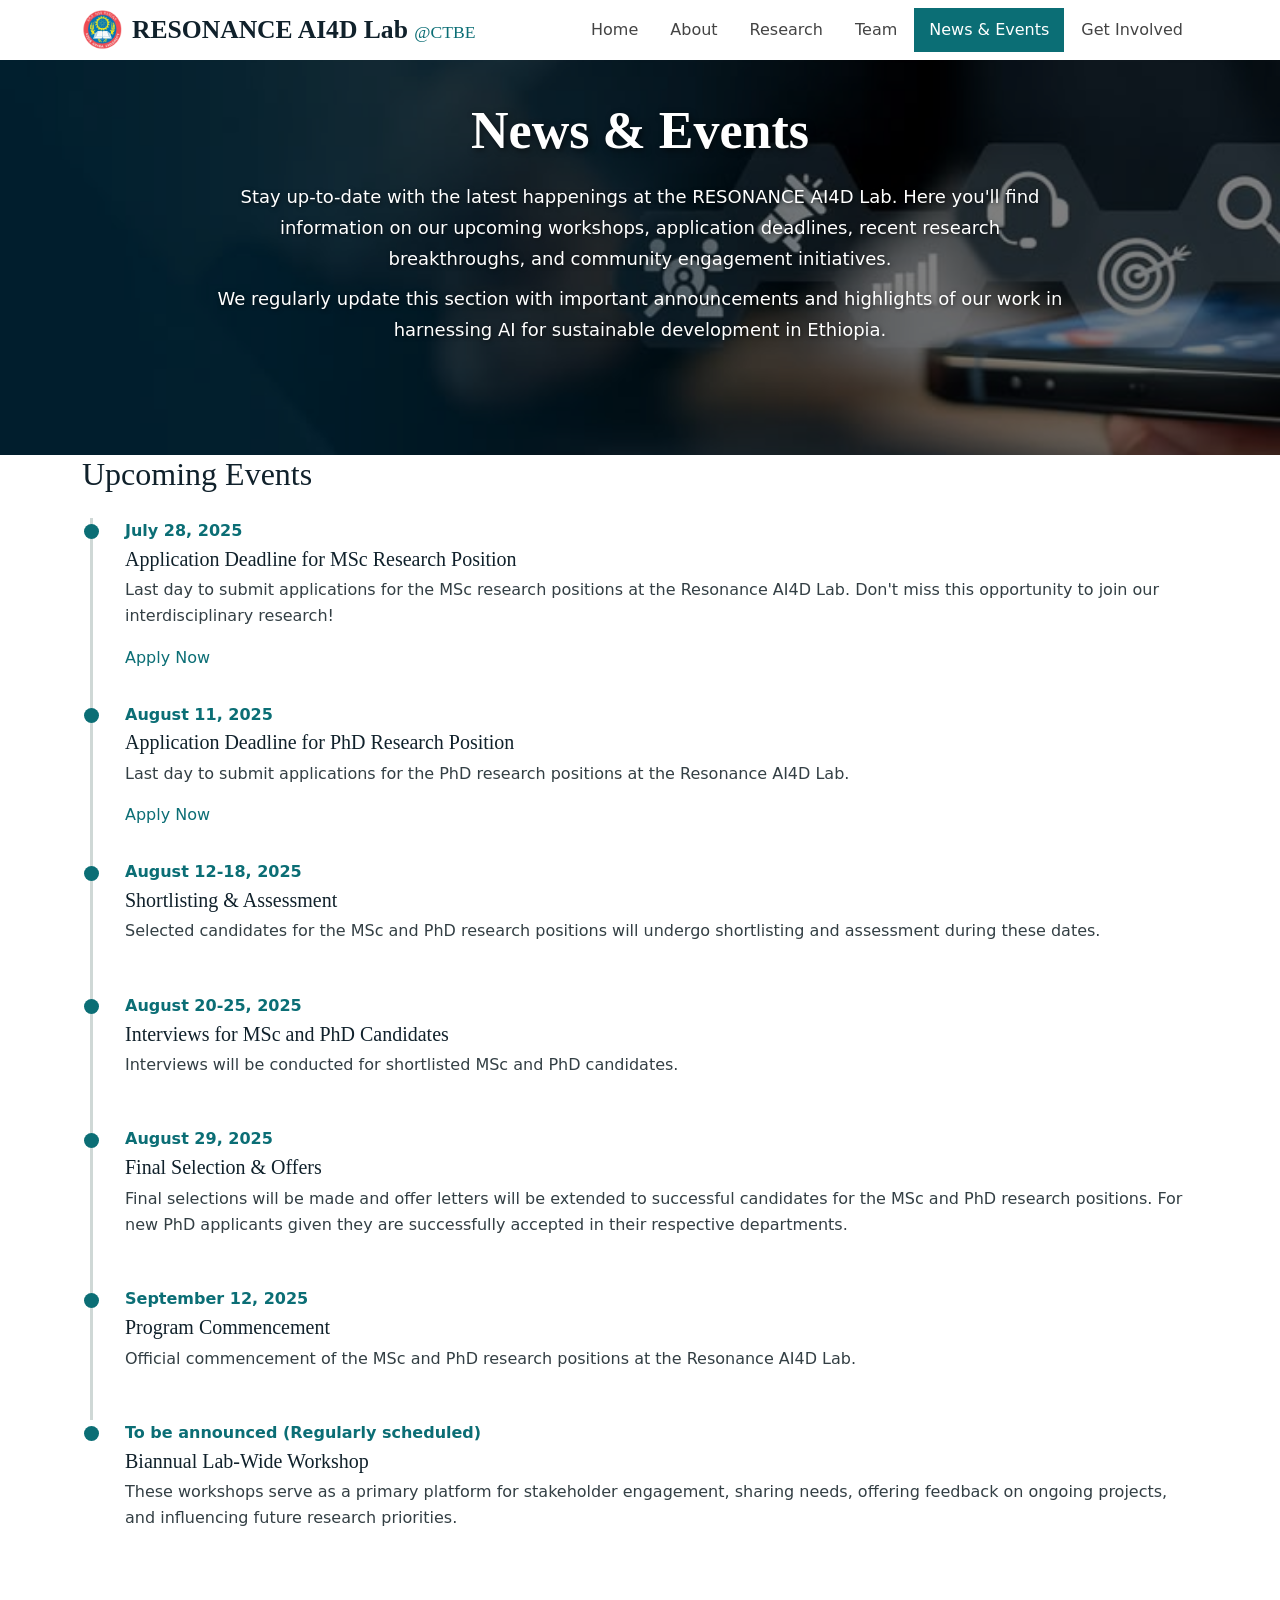
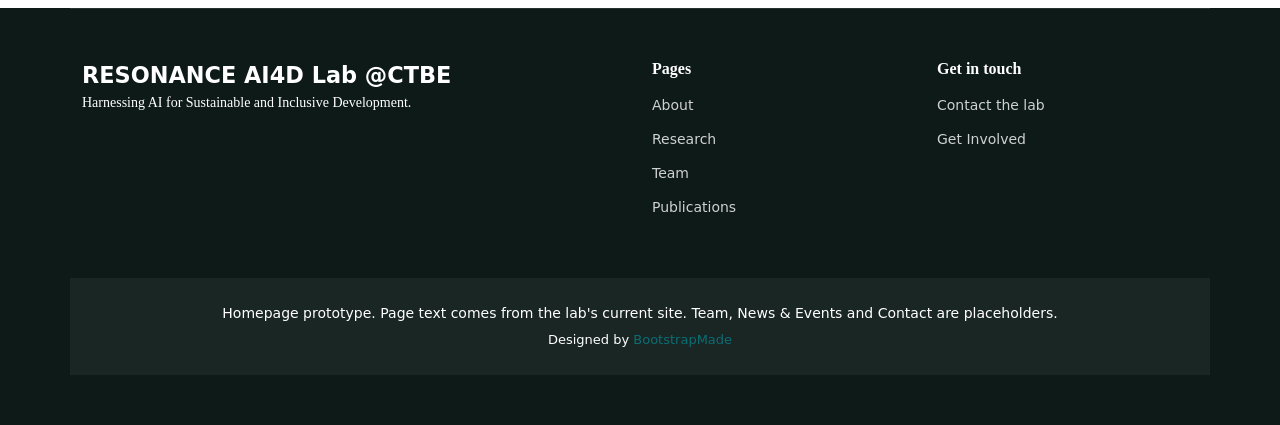
<file: resonance-lab-site/news-events.html>
<!DOCTYPE html>
<html lang="en">
<head>
  <meta charset="utf-8">
  <meta name="viewport" content="width=device-width, initial-scale=1.0">
  <title>About | RESONANCE AI4D Lab @CTBE</title>
  <meta name="description" content="About the RESONANCE AI4D Lab @CTBE.">
  <link href="assets/vendor/bootstrap/css/bootstrap.min.css" rel="stylesheet">
  <link href="assets/vendor/bootstrap-icons/bootstrap-icons.css" rel="stylesheet">
  <link href="assets/css/main.css" rel="stylesheet">
  <link href="assets/css/lab.css" rel="stylesheet">
  <link rel="icon" type="image/png" href="assets/img/aauLogo.png">
  <!-- Template: Shuffle by BootstrapMade.com (https://bootstrapmade.com/license/) -->
</head>
<body class="index-page">
  <a class="skip" href="#main">Skip to main content</a>

  <header id="header" class="header d-flex align-items-center fixed-top">
    <div class="container-fluid container-xl position-relative d-flex align-items-center justify-content-between">
     <a href="index.html" class="logo d-flex align-items-center">
  <img src="assets/img/aauLogo.png" alt="" width="40" height="40">
  <span class="sitename">RESONANCE AI4D Lab <small>@CTBE</small></span>
</a>
      <nav id="navmenu" class="navmenu" aria-label="Main">
        <ul>
          <li><a href="index.html">Home</a></li>
          <li><a href="about.html">About</a></li>
          <li><a href="research.html">Research</a></li>
          <li><a href="team.html">Team</a></li>
          <li><a href="news-events.html" class="active" aria-current="page">News &amp; Events</a></li>
          <!-- <li><a href="publications.html">Publications</a></li> -->
          <li><a href="get-involved.html">Get Involved</a></li>
          <!-- <li><a href="contact.html">Contact</a></li> -->
        </ul>
        <button type="button" class="mobile-nav-toggle d-xl-none bi bi-list" aria-controls="navmenu" aria-expanded="false" aria-label="Open menu"></button>
      </nav>
    </div>
  </header>

  <main id="main" class="main">
  <section class="news-hero">
  <div class="news-hero-overlay"></div>

  <div class="container news-hero-content">
    <h1>News &amp; Events</h1>

    <p>
      Stay up-to-date with the latest happenings at the RESONANCE AI4D Lab.
      Here you'll find information on our upcoming workshops, application
      deadlines, recent research breakthroughs, and community engagement
      initiatives.
    </p>

    <p>
      We regularly update this section with important announcements and
      highlights of our work in harnessing AI for sustainable development
      in Ethiopia.
    </p>
  </div>
</section>

<section class="section pt-0" aria-labelledby="events-title">
  <div class="container prose">
    <h2 id="events-title">Upcoming Events</h2>
    <ol class="timeline">
      <li class="event" data-end="2025-07-28">
        <p class="event-date">July 28, 2025</p>
        <h3>Application Deadline for MSc Research Position</h3>
        <p>Last day to submit applications for the MSc research positions at the Resonance AI4D Lab. Don't miss this opportunity to join our interdisciplinary research!</p>
        <a class="btn-lab-dark" href="https://sites.google.com/aait.edu.et/resonance-lab/home/get-involved/application-202526">Apply Now</a>
      </li>
      <li class="event" data-end="2025-08-11">
        <p class="event-date">August 11, 2025</p>
        <h3>Application Deadline for PhD Research Position</h3>
        <p>Last day to submit applications for the PhD research positions at the Resonance AI4D Lab.</p>
        <a class="btn-lab-dark" href="https://sites.google.com/aait.edu.et/resonance-lab/home/get-involved/application-202526">Apply Now</a>
      </li>
      <li class="event" data-end="2025-08-18">
        <p class="event-date">August 12-18, 2025</p>
        <h3>Shortlisting &amp; Assessment</h3>
        <p>Selected candidates for the MSc and PhD research positions will undergo shortlisting and assessment during these dates.</p>
      </li>
      <li class="event" data-end="2025-08-25">
        <p class="event-date">August 20-25, 2025</p>
        <h3>Interviews for MSc and PhD Candidates</h3>
        <p>Interviews will be conducted for shortlisted MSc and PhD candidates.</p>
      </li>
      <li class="event" data-end="2025-08-29">
        <p class="event-date">August 29, 2025</p>
        <h3>Final Selection &amp; Offers</h3>
        <p>Final selections will be made and offer letters will be extended to successful candidates for the MSc and PhD research positions. For new PhD applicants given they are successfully accepted in their respective departments.</p>
      </li>
      <li class="event" data-end="2025-09-12">
        <p class="event-date">September 12, 2025</p>
        <h3>Program Commencement</h3>
        <p>Official commencement of the MSc and PhD research positions at the Resonance AI4D Lab.</p>
      </li>
      <li class="event">
        <p class="event-date">To be announced (Regularly scheduled)</p>
        <h3>Biannual Lab-Wide Workshop</h3>
        <p>These workshops serve as a primary platform for stakeholder engagement, sharing needs, offering feedback on ongoing projects, and influencing future research priorities.</p>
      </li>
    </ol>
  </div>
</section>
  </main>

  <footer id="footer" class="footer dark-background">
    <div class="container footer-top">
      <div class="row gy-4">
        <div class="col-lg-6 footer-about">
          <span class="sitename" style="font-size:1.4rem;font-weight:700">RESONANCE AI4D Lab @CTBE</span>
          <p>Harnessing AI for Sustainable and Inclusive Development.</p>
        </div>
        <div class="col-lg-3 col-6 footer-links">
          <h4>Pages</h4>
          <ul>
            <li><a href="about.html">About</a></li>
            <li><a href="research.html">Research</a></li>
            <li><a href="team.html">Team</a></li>
            <li><a href="publications.html">Publications</a></li>
          </ul>
        </div>
        <div class="col-lg-3 col-6 footer-links">
          <h4>Get in touch</h4>
          <ul>
            <li><a href="contact.html">Contact the lab</a></li>
            <li><a href="get-involved.html">Get Involved</a></li>
          </ul>
        </div>
      </div>
    </div>
    <div class="container copyright text-center mt-4">
      <p>Homepage prototype. Page text comes from the lab's current site. Team, News &amp; Events and Contact are placeholders.</p>
      <div class="credits">
        <!-- Free-licence credit link kept intact: https://bootstrapmade.com/license/ -->
        Designed by <a href="https://bootstrapmade.com/">BootstrapMade</a>
      </div>
    </div>
  </footer>

  <a href="#" id="scroll-top" class="scroll-top d-flex align-items-center justify-content-center" aria-label="Back to top"><i class="bi bi-arrow-up-short" aria-hidden="true"></i></a>
  <script src="assets/js/main.js"></script>
</body>
</html>
</file>
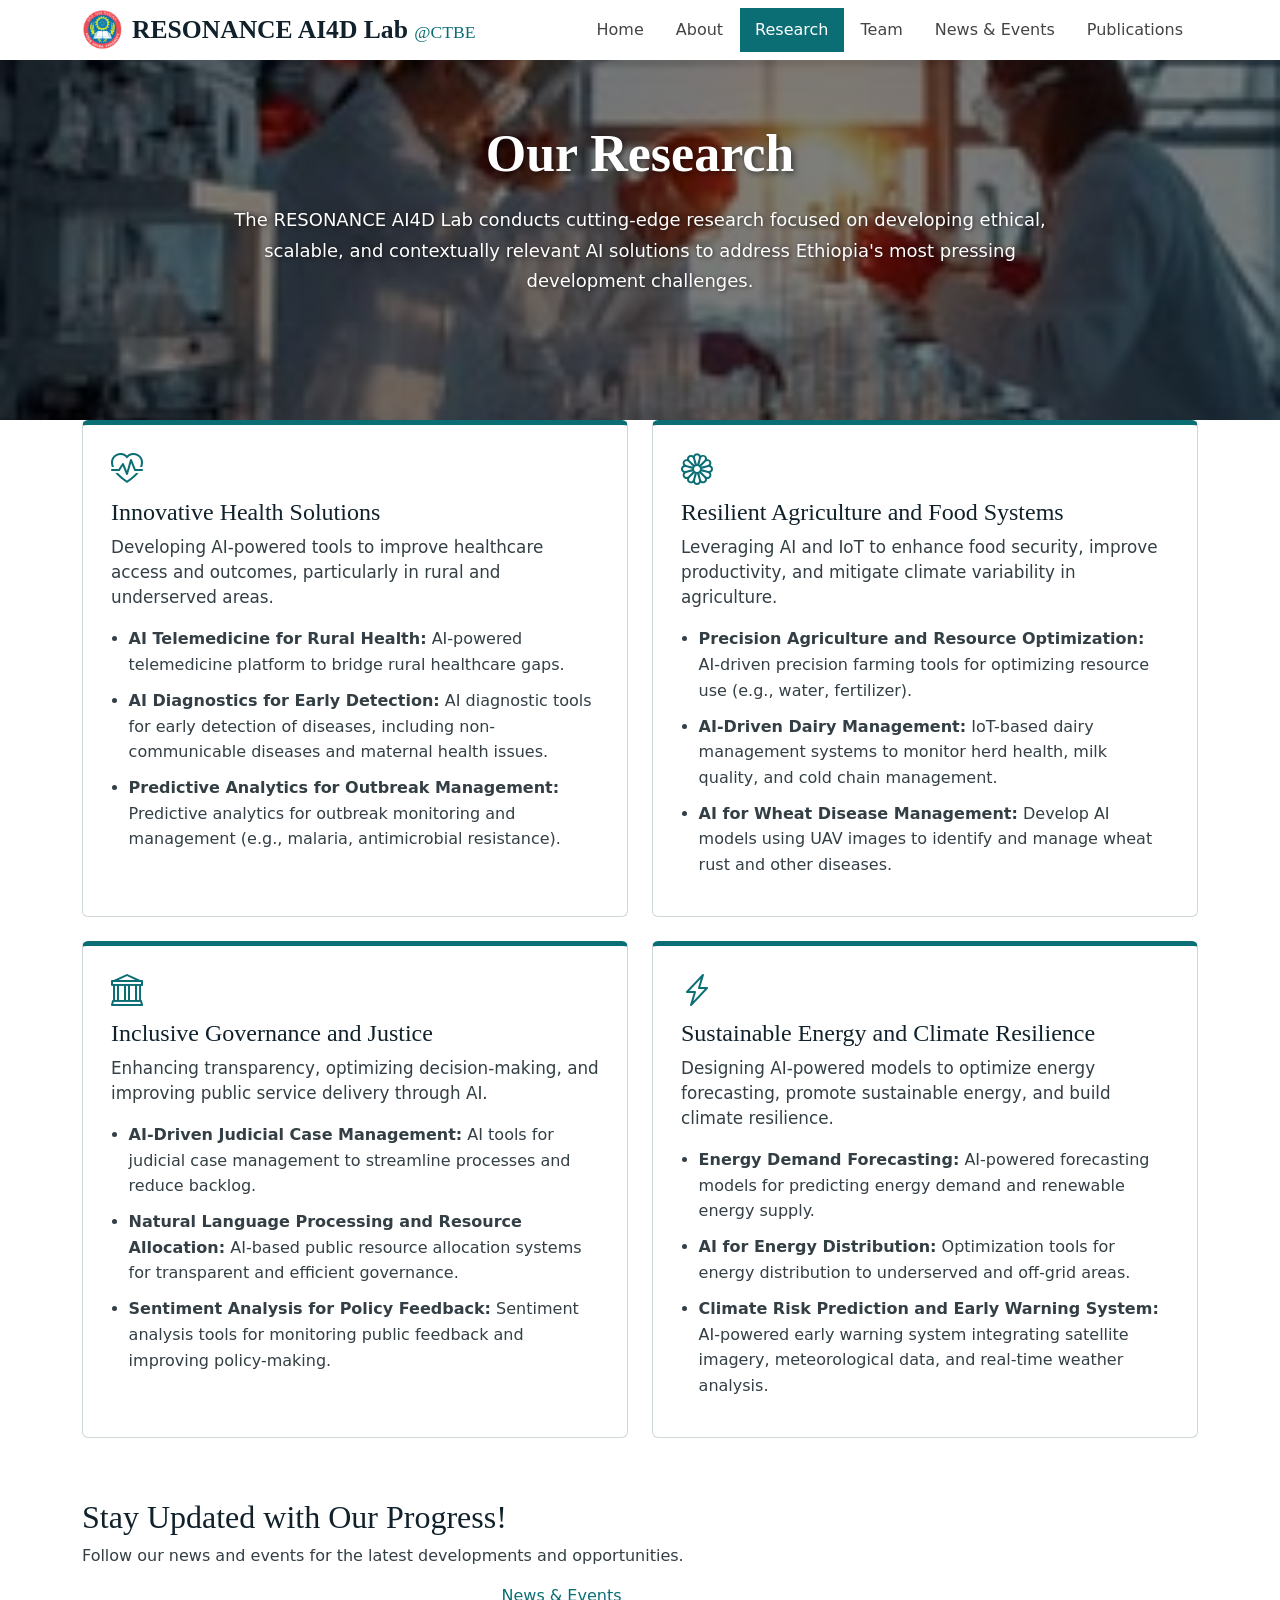
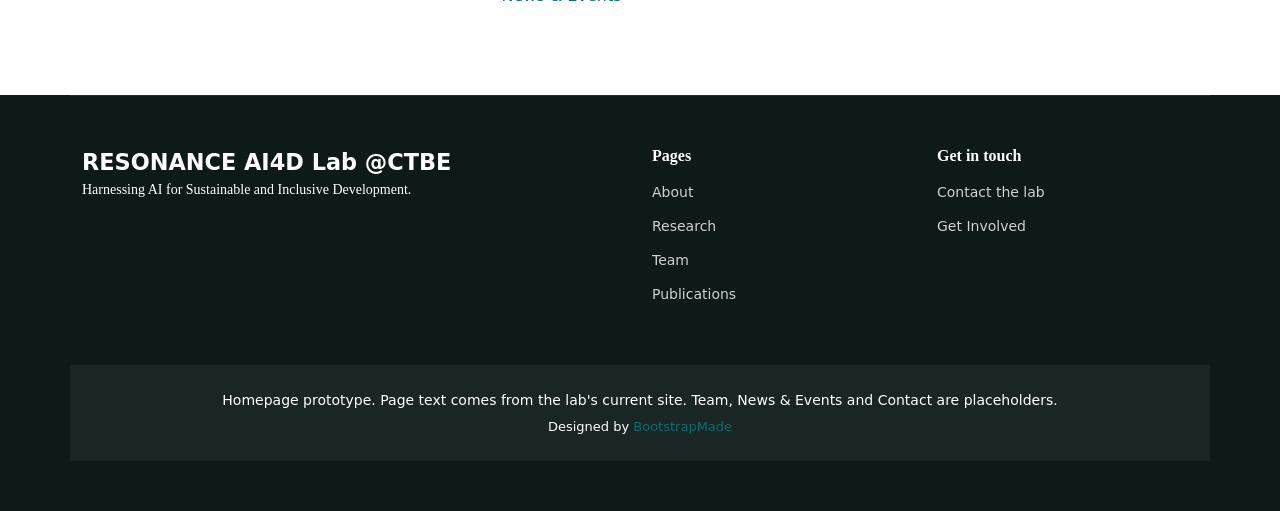
<file: resonance-lab-site/research.html>
<!DOCTYPE html>
<html lang="en">
<head>
  <meta charset="utf-8">
  <meta name="viewport" content="width=device-width, initial-scale=1.0">
  <title>Research | RESONANCE AI4D Lab @CTBE</title>
  <meta name="description" content="Research at the RESONANCE AI4D Lab @CTBE.">
  <link href="assets/vendor/bootstrap/css/bootstrap.min.css" rel="stylesheet">
  <link href="assets/vendor/bootstrap-icons/bootstrap-icons.css" rel="stylesheet">
  <link href="assets/css/main.css" rel="stylesheet">
  <link href="assets/css/lab.css" rel="stylesheet">
  <link rel="icon" type="image/png" href="assets/img/aauLogo.png">
  <!-- Template: Shuffle by BootstrapMade.com (https://bootstrapmade.com/license/) -->
</head>
<body class="index-page">
  <a class="skip" href="#main">Skip to main content</a>

  <header id="header" class="header d-flex align-items-center fixed-top">
    <div class="container-fluid container-xl position-relative d-flex align-items-center justify-content-between">
    <a href="index.html" class="logo d-flex align-items-center">
  <img src="assets/img/aauLogo.png" alt="" width="40" height="40">
  <span class="sitename">RESONANCE AI4D Lab <small>@CTBE</small></span>
</a>
      <nav id="navmenu" class="navmenu" aria-label="Main">
        <ul>
          <li><a href="index.html">Home</a></li>
          <li><a href="about.html">About</a></li>
          <li><a href="research.html" class="active" aria-current="page">Research</a></li>
          <li><a href="team.html">Team</a></li>
          <li><a href="news-events.html">News &amp; Events</a></li>
          <li><a href="publications.html">Publications</a></li>
          <!-- <li><a href="get-involved.html">Get Involved</a></li> -->
          <!-- <li><a href="contact.html">Contact</a></li> -->
        </ul>
        <button type="button" class="mobile-nav-toggle d-xl-none bi bi-list" aria-controls="navmenu" aria-expanded="false" aria-label="Open menu"></button>
      </nav>
    </div>
  </header>

  <main id="main" class="main">
  <section class="research-hero">
  <div class="research-hero-overlay"></div>

  <div class="container research-hero-content">
    <h2>Our Research</h2>
    <p>
      The RESONANCE AI4D Lab conducts cutting-edge research focused on
      developing ethical, scalable, and contextually relevant AI solutions
      to address Ethiopia's most pressing development challenges.
    </p>
  </div>
</section>

    <section class="section pt-0" aria-label="Research areas">
      <div class="container">
        <div class="row gy-4">

          <div class="col-lg-6">
            <article class="theme">
              <i class="bi bi-heart-pulse theme-icon" aria-hidden="true"></i>
              <h2>Innovative Health Solutions</h2>
              <p class="theme-lead">Developing AI-powered tools to improve healthcare access and outcomes, particularly in rural and underserved areas.</p>
              <ul>
                <li><strong>AI Telemedicine for Rural Health:</strong> AI-powered telemedicine platform to bridge rural healthcare gaps.</li>
                <li><strong>AI Diagnostics for Early Detection:</strong> AI diagnostic tools for early detection of diseases, including non-communicable diseases and maternal health issues.</li>
                <li><strong>Predictive Analytics for Outbreak Management:</strong> Predictive analytics for outbreak monitoring and management (e.g., malaria, antimicrobial resistance).</li>
              </ul>
            </article>
          </div>

          <div class="col-lg-6">
            <article class="theme">
              <i class="bi bi-flower1 theme-icon" aria-hidden="true"></i>
              <h2>Resilient Agriculture and Food Systems</h2>
              <p class="theme-lead">Leveraging AI and IoT to enhance food security, improve productivity, and mitigate climate variability in agriculture.</p>
              <ul>
                <li><strong>Precision Agriculture and Resource Optimization:</strong> AI-driven precision farming tools for optimizing resource use (e.g., water, fertilizer).</li>
                <li><strong>AI-Driven Dairy Management:</strong> IoT-based dairy management systems to monitor herd health, milk quality, and cold chain management.</li>
                <li><strong>AI for Wheat Disease Management:</strong> Develop AI models using UAV images to identify and manage wheat rust and other diseases.</li>
              </ul>
            </article>
          </div>

          <div class="col-lg-6">
            <article class="theme">
              <i class="bi bi-bank theme-icon" aria-hidden="true"></i>
              <h2>Inclusive Governance and Justice</h2>
              <p class="theme-lead">Enhancing transparency, optimizing decision-making, and improving public service delivery through AI.</p>
              <ul>
                <li><strong>AI-Driven Judicial Case Management:</strong> AI tools for judicial case management to streamline processes and reduce backlog.</li>
                <li><strong>Natural Language Processing and Resource Allocation:</strong> AI-based public resource allocation systems for transparent and efficient governance.</li>
                <li><strong>Sentiment Analysis for Policy Feedback:</strong> Sentiment analysis tools for monitoring public feedback and improving policy-making.</li>
              </ul>
            </article>
          </div>

          <div class="col-lg-6">
            <article class="theme">
              <i class="bi bi-lightning-charge theme-icon" aria-hidden="true"></i>
              <h2>Sustainable Energy and Climate Resilience</h2>
              <p class="theme-lead">Designing AI-powered models to optimize energy forecasting, promote sustainable energy, and build climate resilience.</p>
              <ul>
                <li><strong>Energy Demand Forecasting:</strong> AI-powered forecasting models for predicting energy demand and renewable energy supply.</li>
                <li><strong>AI for Energy Distribution:</strong> Optimization tools for energy distribution to underserved and off-grid areas.</li>
                <li><strong>Climate Risk Prediction and Early Warning System:</strong> AI-powered early warning system integrating satellite imagery, meteorological data, and real-time weather analysis.</li>
              </ul>
            </article>
          </div>

        </div>
      </div>
    </section>

    <section class="section pt-0 updates" aria-labelledby="updates-title">
      <div class="container">
        <div class="cta">
          <h2 id="updates-title">Stay Updated with Our Progress!</h2>
          <p>Follow our news and events for the latest developments and opportunities.</p>
          <div class="cta-actions">
            <a class="btn-lab-light" href="news-events.html">News &amp; Events</a>
            <a class="btn-lab-outline" href="contact.html">Contact us</a>
          </div>
        </div>
      </div>
    </section>
  </main>

  <footer id="footer" class="footer dark-background">
    <div class="container footer-top">
      <div class="row gy-4">
        <div class="col-lg-6 footer-about">
          <span class="sitename" style="font-size:1.4rem;font-weight:700">RESONANCE AI4D Lab @CTBE</span>
          <p>Harnessing AI for Sustainable and Inclusive Development.</p>
        </div>
        <div class="col-lg-3 col-6 footer-links">
          <h4>Pages</h4>
          <ul>
            <li><a href="about.html">About</a></li>
            <li><a href="research.html">Research</a></li>
            <li><a href="team.html">Team</a></li>
            <li><a href="publications.html">Publications</a></li>
          </ul>
        </div>
        <div class="col-lg-3 col-6 footer-links">
          <h4>Get in touch</h4>
          <ul>
            <li><a href="contact.html">Contact the lab</a></li>
            <li><a href="get-involved.html">Get Involved</a></li>
          </ul>
        </div>
      </div>
    </div>
    <div class="container copyright text-center mt-4">
      <p>Homepage prototype. Page text comes from the lab's current site. Team, News &amp; Events and Contact are placeholders.</p>
      <div class="credits">
        <!-- Free-licence credit link kept intact: https://bootstrapmade.com/license/ -->
        Designed by <a href="https://bootstrapmade.com/">BootstrapMade</a>
      </div>
    </div>
  </footer>

  <a href="#" id="scroll-top" class="scroll-top d-flex align-items-center justify-content-center" aria-label="Back to top"><i class="bi bi-arrow-up-short" aria-hidden="true"></i></a>
  <script src="assets/js/main.js"></script>
</body>
</html>
</file>
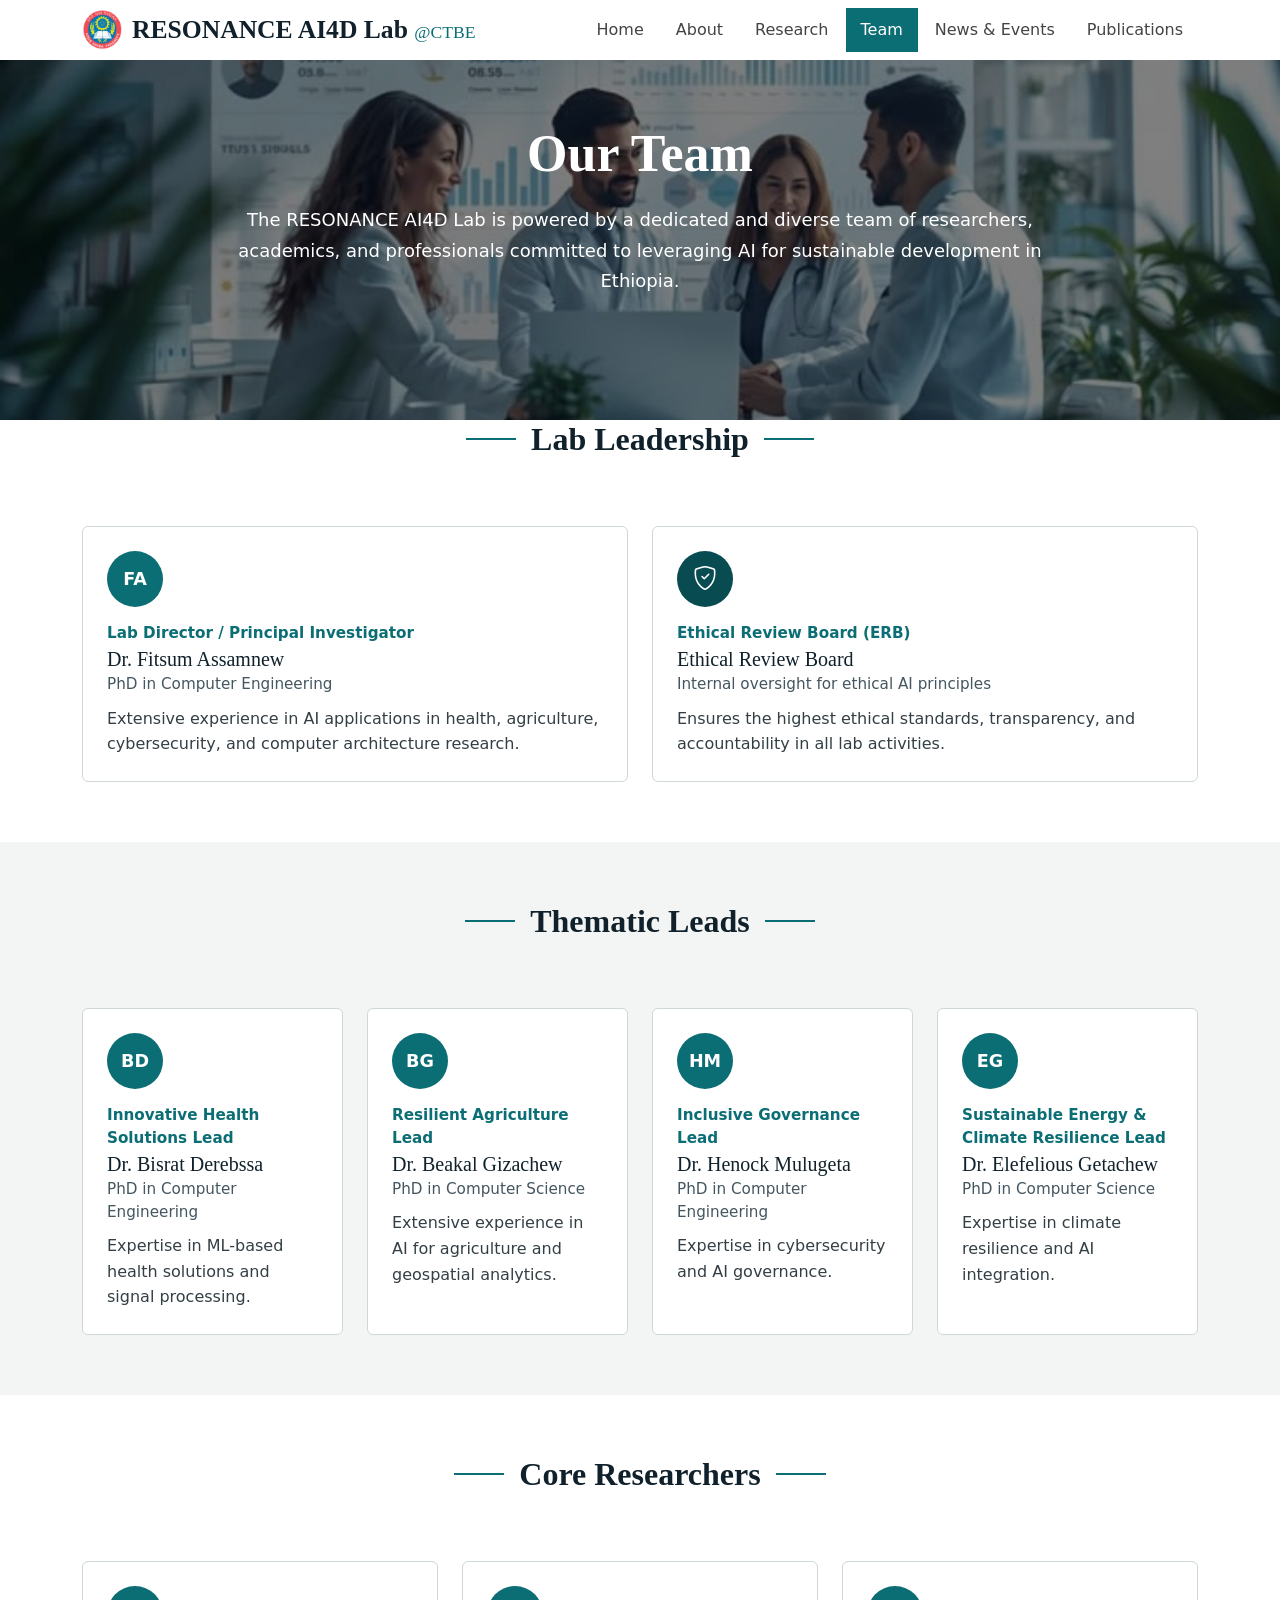
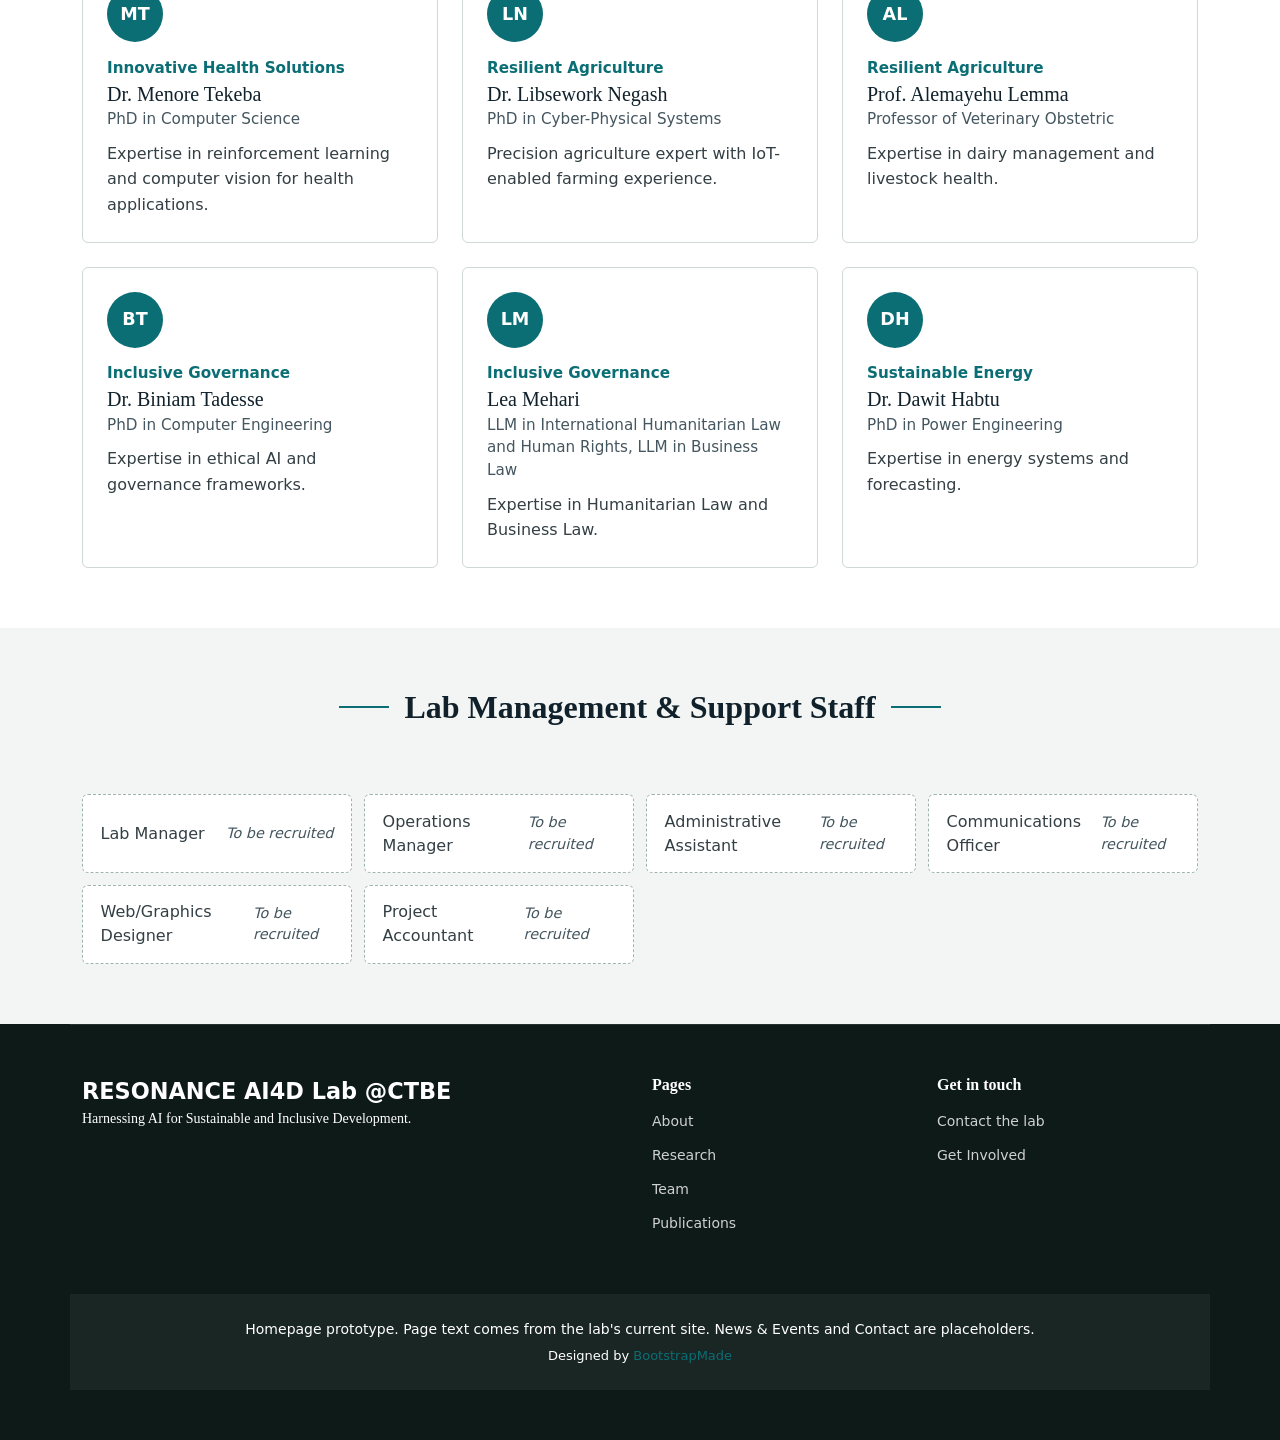
<file: resonance-lab-site/team.html>
<!DOCTYPE html>
<html lang="en">
<head>
  <meta charset="utf-8">
  <meta name="viewport" content="width=device-width, initial-scale=1.0">
  <title>Team | RESONANCE AI4D Lab @CTBE</title>
  <meta name="description" content="The team at the RESONANCE AI4D Lab @CTBE.">
  <link href="assets/vendor/bootstrap/css/bootstrap.min.css" rel="stylesheet">
  <link href="assets/vendor/bootstrap-icons/bootstrap-icons.css" rel="stylesheet">
  <link href="assets/css/main.css" rel="stylesheet">
  <link href="assets/css/lab.css" rel="stylesheet">
  <link rel="icon" type="image/png" href="assets/img/aauLogo.png">
  <!-- Template: Shuffle by BootstrapMade.com (https://bootstrapmade.com/license/) -->
</head>
<body class="index-page">
  <a class="skip" href="#main">Skip to main content</a>

  <header id="header" class="header d-flex align-items-center fixed-top">
    <div class="container-fluid container-xl position-relative d-flex align-items-center justify-content-between">
      <a href="index.html" class="logo d-flex align-items-center">
  <img src="assets/img/aauLogo.png" alt="" width="40" height="40">
  <span class="sitename">RESONANCE AI4D Lab <small>@CTBE</small></span>
</a>
      <nav id="navmenu" class="navmenu" aria-label="Main">
        <ul>
          <li><a href="index.html">Home</a></li>
          <li><a href="about.html">About</a></li>
          <li><a href="research.html">Research</a></li>
          <li><a href="team.html" class="active" aria-current="page">Team</a></li>
          <li><a href="news-events.html">News &amp; Events</a></li>
          <li><a href="publications.html">Publications</a></li>
          <!-- <li><a href="get-involved.html">Get Involved</a></li> -->
          <!-- <li><a href="contact.html">Contact</a></li> -->
        </ul>
        <button type="button" class="mobile-nav-toggle d-xl-none bi bi-list" aria-controls="navmenu" aria-expanded="false" aria-label="Open menu"></button>
      </nav>
    </div>
  </header>

  <main id="main" class="main">
   <section class="team-hero">
  <div class="team-hero-overlay"></div>

  <div class="container team-hero-content">
 <h1 style="color: white;">Our Team</h1>
    <p>
      The RESONANCE AI4D Lab is powered by a dedicated and diverse team of
      researchers, academics, and professionals committed to leveraging AI
      for sustainable development in Ethiopia.
    </p>
  </div>
</section>

    <section class="section pt-0" aria-labelledby="leadership-title">
      <div class="container">
        <div class="section-title"><h2 id="leadership-title">Lab Leadership</h2></div>
        <div class="row gy-4">
          <div class="col-md-6"><article class="person"><span class="avatar" aria-hidden="true">FA</span><p class="person-role">Lab Director / Principal Investigator</p><h3>Dr. Fitsum Assamnew</h3><p class="degree">PhD in Computer Engineering</p><p>Extensive experience in AI applications in health, agriculture, cybersecurity, and computer architecture research.</p></article></div>
          <div class="col-md-6"><article class="person"><span class="avatar icon" aria-hidden="true"><i class="bi bi-shield-check"></i></span><p class="person-role">Ethical Review Board (ERB)</p><h3>Ethical Review Board</h3><p class="degree">Internal oversight for ethical AI principles</p><p>Ensures the highest ethical standards, transparency, and accountability in all lab activities.</p></article></div>
        </div>
      </div>
    </section>

    <section class="section light-background" aria-labelledby="leads-title">
      <div class="container">
        <div class="section-title"><h2 id="leads-title">Thematic Leads</h2></div>
        <div class="row gy-4">
          <div class="col-md-6 col-lg-3"><article class="person"><span class="avatar" aria-hidden="true">BD</span><p class="person-role">Innovative Health Solutions Lead</p><h3>Dr. Bisrat Derebssa</h3><p class="degree">PhD in Computer Engineering</p><p>Expertise in ML-based health solutions and signal processing.</p></article></div>
          <div class="col-md-6 col-lg-3"><article class="person"><span class="avatar" aria-hidden="true">BG</span><p class="person-role">Resilient Agriculture Lead</p><h3>Dr. Beakal Gizachew</h3><p class="degree">PhD in Computer Science</p><p>Extensive experience in AI for agriculture and geospatial analytics.</p></article></div>
          <div class="col-md-6 col-lg-3"><article class="person"><span class="avatar" aria-hidden="true">HM</span><p class="person-role">Inclusive Governance Lead</p><h3>Dr. Henock Mulugeta</h3><p class="degree">PhD in Computer Engineering</p><p>Expertise in cybersecurity and AI governance.</p></article></div>
          <div class="col-md-6 col-lg-3"><article class="person"><span class="avatar" aria-hidden="true">EG</span><p class="person-role">Sustainable Energy &amp; Climate Resilience Lead</p><h3>Dr. Elefelious Getachew</h3><p class="degree">PhD in Computer Science</p><p>Expertise in climate resilience and AI integration.</p></article></div>
        </div>
      </div>
    </section>

    <section class="section" aria-labelledby="researchers-title">
      <div class="container">
        <div class="section-title"><h2 id="researchers-title">Core Researchers</h2></div>
        <div class="row gy-4">
          <div class="col-md-6 col-lg-4"><article class="person"><span class="avatar" aria-hidden="true">MT</span><p class="person-role">Innovative Health Solutions</p><h3>Dr. Menore Tekeba</h3><p class="degree">PhD in Computer Science</p><p>Expertise in reinforcement learning and computer vision for health applications.</p></article></div>
          <div class="col-md-6 col-lg-4"><article class="person"><span class="avatar" aria-hidden="true">LN</span><p class="person-role">Resilient Agriculture</p><h3>Dr. Libsework Negash</h3><p class="degree">PhD in Cyber-Physical Systems</p><p>Precision agriculture expert with IoT-enabled farming experience.</p></article></div>
          <div class="col-md-6 col-lg-4"><article class="person"><span class="avatar" aria-hidden="true">AL</span><p class="person-role">Resilient Agriculture</p><h3>Prof. Alemayehu Lemma</h3><p class="degree">Professor of Veterinary Obstetric</p><p>Expertise in dairy management and livestock health.</p></article></div>
          <div class="col-md-6 col-lg-4"><article class="person"><span class="avatar" aria-hidden="true">BT</span><p class="person-role">Inclusive Governance</p><h3>Dr. Biniam Tadesse</h3><p class="degree">PhD in Computer Engineering</p><p>Expertise in ethical AI and governance frameworks.</p></article></div>
          <div class="col-md-6 col-lg-4"><article class="person"><span class="avatar" aria-hidden="true">LM</span><p class="person-role">Inclusive Governance</p><h3>Lea Mehari</h3><p class="degree">LLM in International Humanitarian Law and Human Rights, LLM in Business Law</p><p>Expertise in Humanitarian Law and Business Law.</p></article></div>
          <div class="col-md-6 col-lg-4"><article class="person"><span class="avatar" aria-hidden="true">DH</span><p class="person-role">Sustainable Energy</p><h3>Dr. Dawit Habtu</h3><p class="degree">PhD in Power Engineering</p><p>Expertise in energy systems and forecasting.</p></article></div>
        </div>
      </div>
    </section>

    <section class="section light-background" aria-labelledby="staff-title">
      <div class="container">
        <div class="section-title"><h2 id="staff-title">Lab Management &amp; Support Staff</h2></div>
        <ul class="staff">
          <li><span>Lab Manager</span><span class="tbr">To be recruited</span></li>
          <li><span>Operations Manager</span><span class="tbr">To be recruited</span></li>
          <li><span>Administrative Assistant</span><span class="tbr">To be recruited</span></li>
          <li><span>Communications Officer</span><span class="tbr">To be recruited</span></li>
          <li><span>Web/Graphics Designer</span><span class="tbr">To be recruited</span></li>
          <li><span>Project Accountant</span><span class="tbr">To be recruited</span></li>
        </ul>
      </div>
    </section>
  </main>

  <footer id="footer" class="footer dark-background">
    <div class="container footer-top">
      <div class="row gy-4">
        <div class="col-lg-6 footer-about">
          <span class="sitename" style="font-size:1.4rem;font-weight:700">RESONANCE AI4D Lab @CTBE</span>
          <p>Harnessing AI for Sustainable and Inclusive Development.</p>
        </div>
        <div class="col-lg-3 col-6 footer-links">
          <h4>Pages</h4>
          <ul>
            <li><a href="about.html">About</a></li>
            <li><a href="research.html">Research</a></li>
            <li><a href="team.html">Team</a></li>
            <li><a href="publications.html">Publications</a></li>
          </ul>
        </div>
        <div class="col-lg-3 col-6 footer-links">
          <h4>Get in touch</h4>
          <ul>
            <li><a href="contact.html">Contact the lab</a></li>
            <li><a href="get-involved.html">Get Involved</a></li>
          </ul>
        </div>
      </div>
    </div>
    <div class="container copyright text-center mt-4">
      <p>Homepage prototype. Page text comes from the lab's current site. News &amp; Events and Contact are placeholders.</p>
      <div class="credits">
        <!-- Free-licence credit link kept intact: https://bootstrapmade.com/license/ -->
        Designed by <a href="https://bootstrapmade.com/">BootstrapMade</a>
      </div>
    </div>
  </footer>

  <a href="#" id="scroll-top" class="scroll-top d-flex align-items-center justify-content-center" aria-label="Back to top"><i class="bi bi-arrow-up-short" aria-hidden="true"></i></a>
  <script src="assets/js/main.js"></script>
</body>
</html>
</file>
<file: resonance-lab-site/assets/css/lab.css>
/* RESONANCE Lab overrides for the Shuffle template. main.css is left untouched. */
:root{
  --default-font:system-ui,-apple-system,"Segoe UI",Roboto,"Helvetica Neue",Arial,sans-serif;
  --heading-font:Charter,"Iowan Old Style",Georgia,serif;
  --nav-font:var(--default-font);
  --default-color:#333f44;--heading-color:#10212b;
  --accent-color:#0b6e75;--nav-hover-color:#0b6e75;--nav-dropdown-hover-color:#0b6e75;
}
@media (prefers-reduced-motion:reduce){:root{scroll-behavior:auto}}
:focus-visible{outline:3px solid #e0a73c;outline-offset:3px}
.skip{position:absolute;left:-999px;background:#10212b;color:#fff;padding:.5rem 1rem;z-index:9999}
.skip:focus{left:1rem;top:1rem}
.header .logo .sitename{font-size:1.6rem;margin:0;font-weight:700;font-family:var(--heading-font);color:var(--heading-color)}
.header .logo .sitename small{font-size:1.1rem;font-weight:400;color:var(--accent-color)}
button.mobile-nav-toggle{background:none;border:0;padding:0;line-height:1;color:var(--nav-color)}

.lab-hero{padding:140px 0 70px;min-height:70vh;display:flex;align-items:center;background:var(--background-color);color:var(--default-color)}
.lab-hero h1{font-size:clamp(2.4rem,7vw,4.25rem);line-height:1.05;margin:0 0 1rem;color:var(--heading-color)}
.lab-hero .lede{font-size:1.25rem;max-width:36rem;margin:0 0 1.75rem;color:#d3dedb}
.wave{width:100%;height:clamp(60px,10vw,110px);display:block;margin-bottom:1.5rem}
.wave path{fill:none;stroke-width:3;vector-effect:non-scaling-stroke}
.wave .w1{stroke:#5cc3c9}.wave .w2{stroke:#e0a73c;opacity:.85}
@media (prefers-reduced-motion:no-preference){
  .wave path{stroke-dasharray:1600;stroke-dashoffset:1600;animation:draw 2.2s ease-out forwards}
  .wave .w2{animation-delay:.25s}
}
@keyframes draw{to{stroke-dashoffset:0}}
.btn-lab{display:inline-block;padding:.8rem 1.4rem;margin:0 .75rem .75rem 0;border-radius:4px;font-weight:600;text-decoration:none;border:2px solid #5cc3c9;background:#5cc3c9;color:#0e1a18}
.btn-lab.alt{background:transparent;color:#5cc3c9}
.btn-lab:hover{filter:brightness(1.12)}

.lab-link{display:block;height:100%;padding:1.25rem 1.5rem;border:1px solid #cfd8d6;border-radius:6px;background:var(--surface-color);text-decoration:none;color:var(--default-color)}
.lab-link h3{font-size:1.25rem;margin:0 0 .25rem;color:var(--accent-color)}
.lab-link p{margin:0}
.lab-link:hover{border-color:var(--accent-color)}
.partners{list-style:none;margin:0;padding:0;display:flex;flex-wrap:wrap;gap:1.5rem 2.5rem;align-items:center}
.partners img{display:block;height:72px;width:auto;max-width:100%;background:#fff;padding:6px;border-radius:4px}
.header .logo img{height:40px;width:auto;max-height:40px;margin-right:.6rem}
/* About page */
.page-top.tight{min-height:0}
.mission{background:#084c52;color:#fff;padding-bottom:70px}
.mission h1,.mission h2{color:#fff}
.mission h1{font-size:1rem;font-family:var(--default-font);font-weight:600;margin:0 0 1.5rem;color:#bfe3e5}
.mission-body{max-width:48rem}
.mission h2{font-size:clamp(2rem,5vw,3rem);margin:0 0 1rem}
.mission p{font-size:1.15rem;line-height:1.7;color:#fff}
.chips{list-style:none;display:flex;flex-wrap:wrap;gap:.6rem;padding:0;margin:1.5rem 0 2rem}
.chips li{display:flex;align-items:center;gap:.5rem;padding:.45rem 1rem;border:1px solid rgba(255,255,255,.5);border-radius:999px;color:#fff}
.motto{margin:0;padding:1.25rem 0 0 1.25rem;border-left:4px solid #e0a73c}
.motto p{font-family:var(--heading-font);font-size:clamp(1.5rem,4vw,2.25rem);line-height:1.25;margin:0 0 .5rem;color:#fff}
.motto footer{color:#bfe3e5;font-size:.95rem}
.stat{padding:1.75rem;border:2px solid var(--accent-color);border-radius:8px}
.stat-num{font-family:var(--heading-font);font-size:clamp(2.2rem,6vw,3.25rem);line-height:1;margin:0 0 .75rem;color:var(--accent-color);font-weight:700}
.stat-label{margin:0;font-size:1.05rem;line-height:1.6}
.obj{height:100%;padding:1.5rem;background:var(--surface-color);border:1px solid #cfd8d6;border-radius:6px}
.obj-icon{display:block;font-size:2rem;line-height:1;color:var(--accent-color);margin-bottom:.75rem}
.obj h3{font-size:1.2rem;margin:0 0 .5rem;color:var(--heading-color)}
.obj p{margin:0;line-height:1.65}
/* Research page */
.theme{height:100%;padding:1.75rem;background:var(--surface-color);border:1px solid #cfd8d6;border-top:5px solid var(--accent-color);border-radius:6px}
.theme-icon{display:block;font-size:2rem;line-height:1;color:var(--accent-color);margin-bottom:.75rem}
.theme h2{font-size:1.5rem;margin:0 0 .5rem}
.theme-lead{margin:0 0 1rem;font-size:1.05rem}
.theme ul{margin:0;padding-left:1.1rem}
.theme li{margin-bottom:.65rem;line-height:1.6}
.cta-actions{display:flex;flex-wrap:wrap;gap:.75rem;justify-content:center}
.btn-lab-outline{display:inline-block;padding:.7rem 1.4rem;border-radius:4px;font-weight:600;text-decoration:none;border:2px solid #fff;color:#fff}
.btn-lab-outline:hover{background:rgba(255,255,255,.15);color:#fff}
.updates .cta{margin-top:0}
/* Team page */
.person{height:100%;padding:1.5rem;background:var(--surface-color);border:1px solid #cfd8d6;border-radius:6px}
.avatar{display:inline-flex;align-items:center;justify-content:center;width:56px;height:56px;border-radius:50%;background:var(--accent-color);color:#fff;font-weight:700;font-size:1.1rem;margin-bottom:.9rem}
.avatar.icon{background:#084c52;font-size:1.5rem}
.person-role{margin:0 0 .15rem;font-weight:600;color:var(--accent-color);font-size:.95rem}
.person h3{font-size:1.25rem;margin:0 0 .15rem;color:var(--heading-color)}
.degree{margin:0 0 .6rem;color:#44565f;font-size:.95rem}
.person p:last-child{margin:0;line-height:1.6}
.staff{list-style:none;padding:0;margin:0;display:grid;gap:.75rem;grid-template-columns:repeat(auto-fit,minmax(15rem,1fr))}
.staff li{display:flex;justify-content:space-between;align-items:center;gap:.75rem;padding:.9rem 1.1rem;background:var(--surface-color);border:1px dashed #9fb3b0;border-radius:6px}
.staff .tbr{font-size:.9rem;color:#44565f;font-style:italic}
.header {
  height: 60px !important;
  padding: 0 !important;
}
/* Team page hero */
.team-hero {
  position: relative;
  min-height: 420px;

  background-image: url("../img/ff59a9f4299f253956694825c080576f.jpg");
  background-size: cover;
  background-position: center;
  background-repeat: no-repeat;

  display: flex;
  align-items: center;
  justify-content: center;

  color: #fff;
  text-align: center;
}

.team-hero-overlay {
  position: absolute;
  inset: 0;
  background: rgba(0, 0, 0, 0.50);
}

.team-hero-content {
  position: relative;
  z-index: 2;
  max-width: 850px;
}

.team-hero-content h1 {
  font-size: 52px;
  font-weight: 700;
  margin-bottom: 20px;
}

.team-hero-content p {
  font-size: 18px;
  line-height: 1.7;
  margin: 0;
}
/* Research page hero */
.research-hero {
  position: relative;
  min-height: 420px;

  background-image: url("../img/e5fa609399027596dd7ade61bab09a8c.jpg");
  background-size: cover;
  background-position: center;
  background-repeat: no-repeat;

  display: flex;
  align-items: center;
  justify-content: center;

  color: #ffffff;
  text-align: center;
}

.research-hero-overlay {
  position: absolute;
  inset: 0;
  background: rgba(0, 0, 0, 0.50);
}

.research-hero-content {
  position: relative;
  z-index: 2;
  max-width: 900px;
}

.research-hero-content h2 {
  color: #ffffff;
  font-size: 52px;
  font-weight: 700;
  margin-bottom: 20px;
  text-shadow: 2px 2px 6px rgba(0, 0, 0, 0.6);
}

.research-hero-content p {
  color: #ffffff;
  font-size: 18px;
  line-height: 1.7;
  margin: 0;
  text-shadow: 1px 1px 4px rgba(0, 0, 0, 0.6);
}

/* =========================
   GET INVOLVED HERO
========================= */

.get-involved-hero {
  position: relative;
  min-height: 420px;

  background-image: url("../img/get-involved-background.jpg");
  background-size: cover;
  background-position: center;
  background-repeat: no-repeat;

  display: flex;
  align-items: center;
  justify-content: center;

  color: #ffffff;
  text-align: center;
}

.get-involved-hero-overlay {
  position: absolute;
  inset: 0;
  background: rgba(0, 0, 0, 0.50);
}

.get-involved-hero-content {
  position: relative;
  z-index: 2;
  max-width: 900px;
}

.get-involved-hero-content h1 {
  color: #ffffff;
  font-size: 52px;
  font-weight: 700;
  margin-bottom: 20px;
  text-shadow: 2px 2px 6px rgba(0, 0, 0, 0.6);
}

.get-involved-hero-content p {
  color: #ffffff;
  font-size: 18px;
  line-height: 1.7;
  text-shadow: 1px 1px 4px rgba(0, 0, 0, 0.6);
}


/* =========================
   INVOLVEMENT CARDS
========================= */

.involvement-card,
.benefit-card {
  height: 100%;
  padding: 30px;
  background: #ffffff;
  border-radius: 10px;
  box-shadow: 0 4px 20px rgba(0, 0, 0, 0.08);
}

.involvement-card h3,
.benefit-card h3 {
  margin-top: 15px;
  margin-bottom: 15px;
}

.involvement-card ul {
  padding-left: 20px;
}

.involvement-card li {
  margin-bottom: 10px;
}


/* =========================
   ICONS
========================= */

.involvement-icon,
.benefit-card > i {
  font-size: 36px;
  color: #198754;
}

.benefit-card > i {
  display: block;
  margin-bottom: 15px;
}


/* =========================
   APPLICATION BOX
========================= */

.application-box {
  max-width: 900px;
  margin: 0 auto;
  padding: 40px;
  background: #ffffff;
  border-radius: 12px;
  box-shadow: 0 5px 25px rgba(0, 0, 0, 0.08);
}

.application-box h3 {
  font-size: 28px;
  margin-bottom: 20px;
}

.application-box h4 {
  font-size: 18px;
  margin-top: 25px;
  margin-bottom: 8px;
}

.application-box ul {
  padding-left: 20px;
}

.application-button {
  margin-top: 30px;
}
.partners {
  display: flex;
  justify-content: center;
  align-items: center;
  gap: 30px;
  list-style: none;
  padding: 0;
  margin: 0;
  flex-wrap: wrap;
}

.partners li {
  display: flex;
  justify-content: center;
  align-items: center;
}

/* Get Involved page */
.jump{list-style:none;display:flex;flex-wrap:wrap;gap:.6rem;padding:0;margin:1.5rem 0 0}
.jump a{display:inline-block;padding:.45rem 1rem;border:1px solid var(--accent-color);border-radius:999px;text-decoration:none;color:var(--accent-color);font-weight:600}
.jump a:hover{background:var(--accent-color);color:#fff}
.path{height:100%;padding:1.75rem;background:var(--surface-color);border:1px solid #cfd8d6;border-top:5px solid var(--accent-color);border-radius:6px}
.path h3{font-size:1.35rem;margin:0 0 .75rem}
.path ul{padding-left:1.1rem}
.path li{margin-bottom:.6rem;line-height:1.6}
.path ul ul{margin-top:.6rem}
.perk{height:100%;padding:1.5rem;background:var(--surface-color);border:1px solid #cfd8d6;border-radius:6px}
.perk-icon{display:inline-flex;align-items:center;justify-content:center;width:48px;height:48px;border-radius:50%;background:#e6f2f3;color:var(--accent-color);font-size:1.4rem;margin-bottom:.8rem}
.perk h3{font-size:1.1rem;margin:0 0 .4rem;color:var(--heading-color)}
.perk p{margin:0;line-height:1.6}
.collab{list-style:none;padding:0;margin:0 0 1.5rem;display:grid;gap:.75rem;grid-template-columns:repeat(auto-fit,minmax(18rem,1fr))}
.collab li{display:flex;gap:.75rem;align-items:flex-start;padding:1rem 1.1rem;background:var(--surface-color);border:1px solid #cfd8d6;border-radius:6px;line-height:1.5}
.collab i{color:var(--accent-color);font-size:1.25rem;flex-shrink:0;line-height:1.3}
/* News & Events page */
.timeline{list-style:none;margin:1.5rem 0 0;padding:0}
.event{position:relative;margin-left:.5rem;padding:0 0 2rem 2rem;border-left:3px solid #cfd8d6}
.event:last-child{border-left-color:transparent;padding-bottom:0}
.event::before{content:"";position:absolute;left:-9px;top:.4rem;width:15px;height:15px;border-radius:50%;background:var(--accent-color)}
.event.is-past::before{background:#9fb3b0}
.event-date{margin:0 0 .15rem;font-weight:700;color:var(--accent-color)}
.event h3{font-size:1.25rem;margin:0 0 .4rem;color:var(--heading-color)}
.event p{line-height:1.65}
.event .btn-lab-dark{margin-top:.25rem}
.badge-past{display:inline-block;margin-left:.6rem;padding:.1rem .65rem;border-radius:999px;background:#e6e9e8;color:#44565f;font-size:.8rem;font-weight:600}

/* =========================
   News & Events Hero
   ========================= */

.news-hero {
  position: relative;
  min-height: 420px;

  background-image: url("../img/7ba92d51d509f506bb0183287a3b35b3.jpg");
  background-size: cover;
  background-position: center;
  background-repeat: no-repeat;

  display: flex;
  align-items: center;
  justify-content: center;

  color: #ffffff;
  text-align: center;
}

.news-hero-overlay {
  position: absolute;
  inset: 0;
  background: rgba(0, 0, 0, 0.50);
}

.news-hero-content {
  position: relative;
  z-index: 2;
  max-width: 900px;
  padding: 40px 20px;
}

.news-hero-content h1 {
  color: #ffffff;
  font-size: 52px;
  font-weight: 700;
  margin-bottom: 20px;
  text-shadow: 2px 2px 6px rgba(0, 0, 0, 0.6);
}

.news-hero-content p {
  color: #ffffff;
  font-size: 18px;
  line-height: 1.7;
  margin-bottom: 10px;
  text-shadow: 1px 1px 4px rgba(0, 0, 0, 0.6);
}

/* Mobile */
@media (max-width: 768px) {
  .news-hero {
    min-height: 380px;
  }

  .news-hero-content h1 {
    font-size: 38px;
  }

  .news-hero-content p {
    font-size: 16px;
  }
}

/* =========================
   CONTACT HERO
   ========================= */

.contact-hero {
  position: relative;
  min-height: 420px;

  background-image: url("../img/279f9abce9aa12de74d00be3b5bff109.jpg");
  background-size: cover;
  background-position: center;
  background-repeat: no-repeat;

  display: flex;
  align-items: center;
  justify-content: center;

  color: #ffffff;
  text-align: center;
}

.contact-hero-overlay {
  position: absolute;
  inset: 0;
  background: rgba(0, 0, 0, 0.50);
}

.contact-hero-content {
  position: relative;
  z-index: 2;
  max-width: 900px;
  padding: 40px 20px;
}

.contact-hero-content h1 {
  color: #ffffff;
  font-size: 52px;
  font-weight: 700;
  margin-bottom: 20px;

  text-shadow: 2px 2px 6px rgba(0, 0, 0, 0.6);
}

.contact-hero-content p {
  color: #ffffff;
  font-size: 18px;
  line-height: 1.7;
  margin-bottom: 10px;

  text-shadow: 1px 1px 4px rgba(0, 0, 0, 0.6);
}


/* =========================
   CONTACT SECTION
   ========================= */

.contact-section {
  padding-top: 70px;
  padding-bottom: 50px;
}

.contact-section .section-title {
  margin-bottom: 40px;
}

.contact-section .section-title h2 {
  font-size: 32px;
  font-weight: 700;
}


/* =========================
   CONTACT CARDS
   ========================= */

.contact-card {
  height: 100%;

  display: flex;
  align-items: flex-start;

  gap: 20px;

  padding: 30px;

  background: #ffffff;

  border-radius: 12px;

  box-shadow: 0 5px 25px rgba(0, 0, 0, 0.08);

  transition: 0.3s ease;
}

.contact-card:hover {
  transform: translateY(-5px);

  box-shadow: 0 8px 30px rgba(0, 0, 0, 0.12);
}

.contact-icon {
  min-width: 55px;
  height: 55px;

  display: flex;
  align-items: center;
  justify-content: center;

  border-radius: 50%;

  background: var(--accent-color);

  color: #ffffff;

  font-size: 25px;
}

.contact-card h3 {
  margin: 0 0 10px;

  font-size: 20px;
  font-weight: 700;

  color: var(--heading-color);
}

.contact-card p {
  margin: 0;

  line-height: 1.7;

  color: var(--default-color);
}

.contact-card a {
  color: var(--accent-color);

  text-decoration: none;

  font-weight: 600;
}

.contact-card a:hover {
  text-decoration: underline;
}


/* =========================
   CONTACT MESSAGE
   ========================= */

.contact-message {
  padding-top: 30px;
  padding-bottom: 70px;
}

.contact-message-box {
  max-width: 850px;

  margin: 0 auto;

  padding: 45px 35px;

  background: #f7f9f8;

  border-radius: 12px;
}

.contact-message-box > i {
  font-size: 45px;

  color: var(--accent-color);

  display: block;

  margin-bottom: 15px;
}

.contact-message-box h2 {
  font-size: 30px;

  margin-bottom: 15px;
}

.contact-message-box p {
  max-width: 700px;

  margin: 0 auto 25px;

  line-height: 1.7;
}


/* =========================
   MOBILE
   ========================= */

@media (max-width: 768px) {

  .contact-hero {
    min-height: 380px;
  }

  .contact-hero-content h1 {
    font-size: 38px;
  }

  .contact-hero-content p {
    font-size: 16px;
  }

  .contact-card {
    padding: 25px;
  }

}
/* =========================
   GET INVOLVED HERO
   ========================= */

.get-involved-hero {
  position: relative;
  min-height: 500px;

  background-image: url("../img/ChatGPT\ Image\ Oct\ 5\,\ 2026\,\ 04_10_05\ PM.png");
  background-size: cover;
  background-position: center;
  background-repeat: no-repeat;

  display: flex;
  align-items: center;
  justify-content: center;

  color: #ffffff;
  text-align: center;
}

.get-involved-hero-overlay {
  position: absolute;
  inset: 0;

  background: rgba(0, 0, 0, 0.55);
}

.get-involved-hero-content {
  position: relative;
  z-index: 2;

  max-width: 950px;

  padding: 50px 20px;
}

.get-involved-hero-content h1 {
  color: #ffffff;

  font-size: 52px;
  font-weight: 700;

  margin-bottom: 25px;

  text-shadow: 2px 2px 6px rgba(0, 0, 0, 0.7);
}

.get-involved-hero-content p {
  color: #ffffff;

  font-size: 18px;
  line-height: 1.7;

  margin-bottom: 15px;

  text-shadow: 1px 1px 4px rgba(0, 0, 0, 0.7);
}


/* =========================
   HERO JUMP LINKS
   ========================= */

.get-involved-hero .jump {
  display: flex;

  justify-content: center;
  align-items: center;

  flex-wrap: wrap;

  gap: 15px;

  list-style: none;

  margin: 30px 0 0;
  padding: 0;
}

.get-involved-hero .jump li {
  margin: 0;
}

.get-involved-hero .jump a {
  display: inline-block;

  padding: 12px 22px;

  border: 1px solid rgba(255, 255, 255, 0.8);

  border-radius: 6px;

  color: #ffffff;

  text-decoration: none;

  font-weight: 600;

  background: rgba(0, 0, 0, 0.25);

  transition: all 0.3s ease;
}

.get-involved-hero .jump a:hover {
  background: var(--accent-color);

  border-color: var(--accent-color);

  color: #ffffff;

  transform: translateY(-2px);
}


/* =========================
   MOBILE
   ========================= */

@media (max-width: 768px) {

  .get-involved-hero {
    min-height: 500px;

    background-position: center;
  }

  .get-involved-hero-content {
    padding: 40px 20px;
  }

  .get-involved-hero-content h1 {
    font-size: 36px;
  }

  .get-involved-hero-content p {
    font-size: 16px;
  }

  .get-involved-hero .jump {
    flex-direction: column;

    gap: 10px;
  }

  .get-involved-hero .jump a {
    width: 100%;
  }

}
</file>
<file: resonance-lab-site/assets/css/main.css>
/**
* Template Name: Shuffle
* Template URL: https://bootstrapmade.com/bootstrap-3-one-page-template-free-shuffle/
* Updated: Aug 07 2024 with Bootstrap v5.3.3
* Author: BootstrapMade.com
* License: https://bootstrapmade.com/license/
*/

/*--------------------------------------------------------------
# Font & Color Variables
# Help: https://bootstrapmade.com/color-system/
--------------------------------------------------------------*/
/* Fonts */
:root {
  --default-font: "Roboto",  system-ui, -apple-system, "Segoe UI", Roboto, "Helvetica Neue", Arial, "Noto Sans", "Liberation Sans", sans-serif, "Apple Color Emoji", "Segoe UI Emoji", "Segoe UI Symbol", "Noto Color Emoji";
  --heading-font: "Inter",  sans-serif;
  --nav-font: "Poppins",  sans-serif;
}

/* Global Colors - The following color variables are used throughout the website. Updating them here will change the color scheme of the entire website */
:root { 
  --background-color: #ffffff; /* Background color for the entire website, including individual sections */
  --default-color: #444444; /* Default color used for the majority of the text content across the entire website */
  --heading-color: #384f4b; /* Color for headings, subheadings and title throughout the website */
  --accent-color: #1bbca3; /* Accent color that represents your brand on the website. It's used for buttons, links, and other elements that need to stand out */
  --surface-color: #ffffff; /* The surface color is used as a background of boxed elements within sections, such as cards, icon boxes, or other elements that require a visual separation from the global background. */
  --contrast-color: #ffffff; /* Contrast color for text, ensuring readability against backgrounds of accent, heading, or default colors. */
}

/* Nav Menu Colors - The following color variables are used specifically for the navigation menu. They are separate from the global colors to allow for more customization options */
:root {
  --nav-color: #444444;  /* The default color of the main navmenu links */
  --nav-hover-color: #1bbca3; /* Applied to main navmenu links when they are hovered over or active */
  --nav-mobile-background-color: #ffffff; /* Used as the background color for mobile navigation menu */
  --nav-dropdown-background-color: #ffffff; /* Used as the background color for dropdown items that appear when hovering over primary navigation items */
  --nav-dropdown-color: #444444; /* Used for navigation links of the dropdown items in the navigation menu. */
  --nav-dropdown-hover-color: #1bbca3; /* Similar to --nav-hover-color, this color is applied to dropdown navigation links when they are hovered over. */
}

/* Color Presets - These classes override global colors when applied to any section or element, providing reuse of the sam color scheme. */

.light-background {
  --background-color: #f2f5f4;
  --surface-color: #ffffff;
}

.dark-background {
  --background-color: #0e1a18;
  --default-color: #ffffff;
  --heading-color: #ffffff;
  --surface-color: #203b37;
  --contrast-color: #ffffff;
}

/* Smooth scroll */
:root {
  scroll-behavior: smooth;
}

/*--------------------------------------------------------------
# General Styling & Shared Classes
--------------------------------------------------------------*/
body {
  color: var(--default-color);
  background-color: var(--background-color);
  font-family: var(--default-font);
}

a {
  color: var(--accent-color);
  text-decoration: none;
  transition: 0.3s;
}

a:hover {
  color: color-mix(in srgb, var(--accent-color), transparent 25%);
  text-decoration: none;
}

h1,
h2,
h3,
h4,
h5,
h6 {
  color: var(--heading-color);
  font-family: var(--heading-font);
}

/* PHP Email Form Messages
------------------------------*/
.php-email-form .error-message {
  display: none;
  background: #df1529;
  color: #ffffff;
  text-align: left;
  padding: 15px;
  margin-bottom: 24px;
  font-weight: 600;
}

.php-email-form .sent-message {
  display: none;
  color: #ffffff;
  background: #059652;
  text-align: center;
  padding: 15px;
  margin-bottom: 24px;
  font-weight: 600;
}

.php-email-form .loading {
  display: none;
  background: var(--surface-color);
  text-align: center;
  padding: 15px;
  margin-bottom: 24px;
}

.php-email-form .loading:before {
  content: "";
  display: inline-block;
  border-radius: 50%;
  width: 24px;
  height: 24px;
  margin: 0 10px -6px 0;
  border: 3px solid var(--accent-color);
  border-top-color: var(--surface-color);
  animation: php-email-form-loading 1s linear infinite;
}

@keyframes php-email-form-loading {
  0% {
    transform: rotate(0deg);
  }

  100% {
    transform: rotate(360deg);
  }
}

/*--------------------------------------------------------------
# Global Header
--------------------------------------------------------------*/
.header {
  color: var(--default-color);
  background-color: var(--background-color);
  padding: 15px 0;
  transition: all 0.5s;
  z-index: 997;
}

.header .logo {
  line-height: 1;
}

.header .logo img {
  max-height: 32px;
  margin-right: 8px;
}

.header .logo h1 {
  font-size: 30px;
  margin: 0;
  font-weight: 700;
  color: var(--heading-color);
}

.scrolled .header {
  box-shadow: 0px 0 18px rgba(0, 0, 0, 0.1);
}

/*--------------------------------------------------------------
# Navigation Menu
--------------------------------------------------------------*/
/* Desktop Navigation */
@media (min-width: 1200px) {
  .navmenu {
    padding: 0;
  }

  .navmenu ul {
    margin: 0;
    padding: 0;
    display: flex;
    list-style: none;
    align-items: center;
  }

  .navmenu li {
    position: relative;
  }

  .navmenu a,
  .navmenu a:focus {
    color: var(--nav-color);
    padding: 10px 15px;
    margin-left: 2px;
    font-size: 16px;
    font-family: var(--nav-font);
    font-weight: 400;
    display: flex;
    align-items: center;
    justify-content: space-between;
    white-space: nowrap;
    transition: 0.3s;
  }

  .navmenu a i,
  .navmenu a:focus i {
    font-size: 12px;
    line-height: 0;
    margin-left: 5px;
    transition: 0.3s;
  }

  .navmenu li:hover>a,
  .navmenu .active,
  .navmenu .active:focus {
    color: var(--contrast-color);
    background-color: var(--nav-hover-color);
  }

  .navmenu .dropdown ul {
    margin: 0;
    padding: 0;
    background: var(--nav-dropdown-background-color);
    display: block;
    position: absolute;
    visibility: hidden;
    left: 2px;
    top: 130%;
    opacity: 0;
    transition: 0.3s;
    z-index: 99;
    box-shadow: 0px 0px 30px rgba(0, 0, 0, 0.1);
  }

  .navmenu .dropdown ul li {
    min-width: 200px;
  }

  .navmenu .dropdown ul a {
    padding: 10px 20px;
    margin: 0;
    font-size: 15px;
    text-transform: none;
    color: var(--nav-dropdown-color);
  }

  .navmenu .dropdown ul a i {
    font-size: 12px;
  }

  .navmenu .dropdown ul a:hover,
  .navmenu .dropdown ul .active:hover,
  .navmenu .dropdown ul li:hover>a {
    color: var(--contrast-color);
    background-color: var(--nav-hover-color);
  }

  .navmenu .dropdown:hover>ul {
    opacity: 1;
    top: 100%;
    visibility: visible;
  }

  .navmenu .dropdown .dropdown ul {
    top: 0;
    left: -90%;
    visibility: hidden;
  }

  .navmenu .dropdown .dropdown:hover>ul {
    opacity: 1;
    top: 0;
    left: -100%;
    visibility: visible;
  }
}

/* Mobile Navigation */
@media (max-width: 1199px) {
  .mobile-nav-toggle {
    color: var(--nav-color);
    font-size: 28px;
    line-height: 0;
    margin-right: 10px;
    cursor: pointer;
    transition: color 0.3s;
  }

  .navmenu {
    padding: 0;
    z-index: 9997;
  }

  .navmenu ul {
    display: none;
    list-style: none;
    position: absolute;
    inset: 60px 20px 20px 20px;
    padding: 10px 0;
    margin: 0;
    border-radius: 6px;
    background-color: var(--nav-mobile-background-color);
    overflow-y: auto;
    transition: 0.3s;
    z-index: 9998;
    box-shadow: 0px 0px 30px rgba(0, 0, 0, 0.1);
  }

  .navmenu a,
  .navmenu a:focus {
    color: var(--nav-dropdown-color);
    padding: 10px 20px;
    font-family: var(--nav-font);
    font-size: 17px;
    font-weight: 500;
    display: flex;
    align-items: center;
    justify-content: space-between;
    white-space: nowrap;
    transition: 0.3s;
  }

  .navmenu a i,
  .navmenu a:focus i {
    font-size: 12px;
    line-height: 0;
    margin-left: 5px;
    width: 30px;
    height: 30px;
    display: flex;
    align-items: center;
    justify-content: center;
    border-radius: 50%;
    transition: 0.3s;
    background-color: color-mix(in srgb, var(--accent-color), transparent 90%);
  }

  .navmenu a i:hover,
  .navmenu a:focus i:hover {
    background-color: var(--accent-color);
    color: var(--contrast-color);
  }

  .navmenu a:hover,
  .navmenu .active,
  .navmenu .active:focus {
    color: var(--nav-dropdown-hover-color);
  }

  .navmenu .active i,
  .navmenu .active:focus i {
    background-color: var(--accent-color);
    color: var(--contrast-color);
    transform: rotate(180deg);
  }

  .navmenu .dropdown ul {
    position: static;
    display: none;
    z-index: 99;
    padding: 10px 0;
    margin: 10px 20px;
    background-color: var(--nav-dropdown-background-color);
    border: 1px solid color-mix(in srgb, var(--default-color), transparent 90%);
    box-shadow: none;
    transition: all 0.5s ease-in-out;
  }

  .navmenu .dropdown ul ul {
    background-color: rgba(33, 37, 41, 0.1);
  }

  .navmenu .dropdown>.dropdown-active {
    display: block;
    background-color: rgba(33, 37, 41, 0.03);
  }

  .mobile-nav-active {
    overflow: hidden;
  }

  .mobile-nav-active .mobile-nav-toggle {
    color: #fff;
    position: absolute;
    font-size: 32px;
    top: 15px;
    right: 15px;
    margin-right: 0;
    z-index: 9999;
  }

  .mobile-nav-active .navmenu {
    position: fixed;
    overflow: hidden;
    inset: 0;
    background: rgba(33, 37, 41, 0.8);
    transition: 0.3s;
  }

  .mobile-nav-active .navmenu>ul {
    display: block;
  }
}

/*--------------------------------------------------------------
# Global Footer
--------------------------------------------------------------*/
.footer {
  color: var(--default-color);
  background-color: var(--background-color);
  font-size: 14px;
  padding-bottom: 50px;
  position: relative;
}

.footer .footer-top {
  padding-top: 50px;
  border-top: 1px solid color-mix(in srgb, var(--default-color), transparent 90%);
}

.footer .footer-about .logo {
  line-height: 1;
  margin-bottom: 25px;
}

.footer .footer-about .logo img {
  max-height: 40px;
  margin-right: 6px;
}

.footer .footer-about .logo span {
  color: var(--heading-color);
  font-size: 30px;
  font-weight: 700;
  letter-spacing: 1px;
  font-family: var(--heading-font);
}

.footer .footer-about p {
  font-size: 14px;
  font-family: var(--heading-font);
}

.footer .social-links a {
  display: flex;
  align-items: center;
  justify-content: center;
  width: 40px;
  height: 40px;
  border-radius: 50%;
  border: 1px solid color-mix(in srgb, var(--default-color), transparent 50%);
  font-size: 16px;
  color: color-mix(in srgb, var(--default-color), transparent 50%);
  margin-right: 10px;
  transition: 0.3s;
}

.footer .social-links a:hover {
  color: var(--accent-color);
  border-color: var(--accent-color);
}

.footer h4 {
  font-size: 16px;
  font-weight: bold;
  position: relative;
  padding-bottom: 12px;
}

.footer .footer-links {
  margin-bottom: 30px;
}

.footer .footer-links ul {
  list-style: none;
  padding: 0;
  margin: 0;
}

.footer .footer-links ul i {
  padding-right: 2px;
  font-size: 12px;
  line-height: 0;
}

.footer .footer-links ul li {
  padding: 10px 0;
  display: flex;
  align-items: center;
}

.footer .footer-links ul li:first-child {
  padding-top: 0;
}

.footer .footer-links ul a {
  color: color-mix(in srgb, var(--default-color), transparent 20%);
  display: inline-block;
  line-height: 1;
}

.footer .footer-links ul a:hover {
  color: var(--accent-color);
}

.footer .footer-contact p {
  margin-bottom: 5px;
}

.footer .copyright {
  padding-top: 25px;
  padding-bottom: 25px;
  background-color: color-mix(in srgb, var(--default-color), transparent 95%);
}

.footer .copyright p {
  margin-bottom: 0;
}

.footer .credits {
  margin-top: 6px;
  font-size: 13px;
}

/*--------------------------------------------------------------
# Preloader
--------------------------------------------------------------*/
#preloader {
  position: fixed;
  inset: 0;
  z-index: 999999;
  overflow: hidden;
  background: var(--background-color);
  transition: all 0.6s ease-out;
}

#preloader:before {
  content: "";
  position: fixed;
  top: calc(50% - 30px);
  left: calc(50% - 30px);
  border: 6px solid #ffffff;
  border-color: var(--accent-color) transparent var(--accent-color) transparent;
  border-radius: 50%;
  width: 60px;
  height: 60px;
  animation: animate-preloader 1.5s linear infinite;
}

@keyframes animate-preloader {
  0% {
    transform: rotate(0deg);
  }

  100% {
    transform: rotate(360deg);
  }
}

/*--------------------------------------------------------------
# Scroll Top Button
--------------------------------------------------------------*/
.scroll-top {
  position: fixed;
  visibility: hidden;
  opacity: 0;
  right: 15px;
  bottom: 15px;
  z-index: 99999;
  background-color: var(--accent-color);
  width: 40px;
  height: 40px;
  border-radius: 4px;
  transition: all 0.4s;
}

.scroll-top i {
  font-size: 24px;
  color: var(--contrast-color);
  line-height: 0;
}

.scroll-top:hover {
  background-color: color-mix(in srgb, var(--accent-color), transparent 20%);
  color: var(--contrast-color);
}

.scroll-top.active {
  visibility: visible;
  opacity: 1;
}

/*--------------------------------------------------------------
# Disable aos animation delay on mobile devices
--------------------------------------------------------------*/
@media screen and (max-width: 768px) {
  [data-aos-delay] {
    transition-delay: 0 !important;
  }
}

/*--------------------------------------------------------------
# Global Page Titles & Breadcrumbs
--------------------------------------------------------------*/
.page-title {
  color: var(--default-color);
  background-color: var(--background-color);
  position: relative;
}

.page-title .heading {
  padding: 120px 0 60px 0;
  border-top: 1px solid color-mix(in srgb, var(--default-color), transparent 90%);
}

.page-title .heading h1 {
  font-size: 38px;
  font-weight: 700;
}

.page-title nav {
  background-color: color-mix(in srgb, var(--default-color), transparent 96%);
  padding: 20px 0;
}

.page-title nav ol {
  display: flex;
  flex-wrap: wrap;
  list-style: none;
  padding: 0;
  margin: 0;
  font-size: 16px;
  font-weight: 400;
}

.page-title nav ol li+li {
  padding-left: 10px;
}

.page-title nav ol li+li::before {
  content: "/";
  display: inline-block;
  padding-right: 10px;
  color: color-mix(in srgb, var(--default-color), transparent 70%);
}

/*--------------------------------------------------------------
# Global Sections
--------------------------------------------------------------*/
section,
.section {
  color: var(--default-color);
  background-color: var(--background-color);
  padding: 60px 0;
  scroll-margin-top: 74px;
  overflow: clip;
}

@media (max-width: 1199px) {

  section,
  .section {
    scroll-margin-top: 66px;
  }
}

/*--------------------------------------------------------------
# Global Section Titles
--------------------------------------------------------------*/
.section-title {
  text-align: center;
  padding-bottom: 60px;
  position: relative;
}

.section-title h2 {
  font-size: 32px;
  font-weight: 700;
  position: relative;
}

.section-title h2:before,
.section-title h2:after {
  content: "";
  width: 50px;
  height: 2px;
  background: var(--accent-color);
  display: inline-block;
}

.section-title h2:before {
  margin: 0 15px 10px 0;
}

.section-title h2:after {
  margin: 0 0 10px 15px;
}

.section-title p {
  margin-bottom: 0;
}

/*--------------------------------------------------------------
# Hero Section
--------------------------------------------------------------*/
.hero {
  padding: 0;
}

.hero .carousel {
  width: 100%;
  min-height: 100vh;
  padding: 0;
  margin: 0;
  background-color: var(--background-color);
  position: relative;
}

.hero img {
  position: absolute;
  inset: 0;
  display: block;
  width: 100%;
  height: 100%;
  object-fit: cover;
  z-index: 1;
}

.hero .carousel-item {
  position: absolute;
  inset: 0;
  background-size: cover;
  background-position: center;
  background-repeat: no-repeat;
  overflow: hidden;
}

.hero .carousel-item:before {
  content: "";
  background: color-mix(in srgb, var(--background-color), transparent 30%);
  position: absolute;
  inset: 0;
  z-index: 2;
}

.hero .carousel-item::before {
  content: "";
  background-color: color-mix(in srgb, var(--background-color), transparent 30%);
  position: absolute;
  inset: 0;
}

.hero .carousel-container {
  position: absolute;
  inset: 120px 64px 64px 64px;
  display: flex;
  justify-content: center;
  align-items: center;
  flex-direction: column;
  z-index: 3;
}

.hero h2 {
  margin-bottom: 30px;
  font-size: 48px;
  font-weight: 700;
  animation: fadeInDown 1s both;
}

@media (max-width: 768px) {
  .hero h2 {
    font-size: 30px;
  }
}

.hero p {
  animation: fadeInDown 1s both 0.2s;
}

@media (min-width: 1024px) {

  .hero h2,
  .hero p {
    max-width: 60%;
  }
}

.hero .btn-get-started {
  color: var(--contrast-color);
  background: var(--accent-color);
  font-family: var(--heading-font);
  font-weight: 500;
  font-size: 15px;
  letter-spacing: 1px;
  display: inline-block;
  padding: 8px 32px;
  border-radius: 50px;
  transition: 0.5s;
  margin: 10px;
  animation: fadeInUp 1s both 0.4s;
}

.hero .btn-get-started:hover {
  background: color-mix(in srgb, var(--accent-color), transparent 20%);
}

.hero .carousel-control-prev,
.hero .carousel-control-next {
  width: 10%;
  transition: 0.3s;
  opacity: 0.5;
}

.hero .carousel-control-prev:focus,
.hero .carousel-control-next:focus {
  opacity: 0.5;
}

.hero .carousel-control-prev:hover,
.hero .carousel-control-next:hover {
  opacity: 0.9;
}

@media (min-width: 1024px) {

  .hero .carousel-control-prev,
  .hero .carousel-control-next {
    width: 5%;
  }
}

.hero .carousel-control-next-icon,
.hero .carousel-control-prev-icon {
  background: none;
  font-size: 32px;
  line-height: 1;
}

.hero .carousel-indicators {
  list-style: none;
}

.hero .carousel-indicators li {
  cursor: pointer;
}

@keyframes fadeInUp {
  from {
    opacity: 0;
    transform: translate3d(0, 100%, 0);
  }

  to {
    opacity: 1;
    transform: translate3d(0, 0, 0);
  }
}

@keyframes fadeInDown {
  from {
    opacity: 0;
    transform: translate3d(0, -100%, 0);
  }

  to {
    opacity: 1;
    transform: translate3d(0, 0, 0);
  }
}

/*--------------------------------------------------------------
# About Section
--------------------------------------------------------------*/
.about .content h3 {
  font-size: 2rem;
  font-weight: 700;
}

.about .content ul {
  list-style: none;
  padding: 0;
}

.about .content ul li {
  padding-bottom: 10px;
}

.about .content ul i {
  font-size: 1.25rem;
  margin-right: 4px;
  color: var(--accent-color);
}

.about .content p:last-child {
  margin-bottom: 0;
}

.about .content .read-more {
  background: var(--accent-color);
  color: var(--contrast-color);
  font-family: var(--heading-font);
  font-weight: 500;
  font-size: 16px;
  letter-spacing: 1px;
  padding: 12px 24px;
  border-radius: 5px;
  transition: 0.3s;
  display: inline-flex;
  align-items: center;
  justify-content: center;
}

.about .content .read-more i {
  font-size: 18px;
  margin-left: 5px;
  line-height: 0;
  transition: 0.3s;
}

.about .content .read-more:hover {
  background: color-mix(in srgb, var(--accent-color), black 20%);
  padding-right: 19px;
}

.about .content .read-more:hover i {
  margin-left: 10px;
}

/*--------------------------------------------------------------
# Stats Section
--------------------------------------------------------------*/
.stats .stats-item {
  padding: 30px;
  width: 100%;
}

.stats .stats-item i {
  color: var(--accent-color);
  display: block;
  font-size: 44px;
  float: left;
  line-height: 0;
}

.stats .stats-item .purecounter {
  color: var(--heading-color);
  font-size: 48px;
  line-height: 40px;
  display: block;
  font-weight: 700;
  margin-left: 60px;
}

.stats .stats-item p {
  color: color-mix(in srgb, var(--default-color), transparent 40%);
  padding: 15px 0 0 0;
  margin: 0 0 0 60px;
  font-family: var(--heading-font);
  font-size: 14px;
}

/*--------------------------------------------------------------
# Services Section
--------------------------------------------------------------*/
.services .service-item {
  background-color: var(--surface-color);
  box-shadow: 0px 0 25px 0 rgba(0, 0, 0, 0.1);
  padding: 50px 30px;
  transition: all 0.3s ease-in-out;
  height: 100%;
  position: relative;
  z-index: 1;
}

.services .service-item:before {
  content: "";
  position: absolute;
  background: var(--accent-color);
  inset: 100% 0 0 0;
  transition: all 0.3s;
  z-index: -1;
}

.services .service-item .icon {
  margin-bottom: 10px;
}

.services .service-item .icon i {
  color: var(--accent-color);
  font-size: 36px;
  transition: ease-in-out 0.3s;
}

.services .service-item h4 {
  font-weight: 700;
  margin-bottom: 15px;
  font-size: 20px;
}

.services .service-item h4 a {
  color: var(--heading-color);
  transition: ease-in-out 0.3s;
}

.services .service-item p {
  line-height: 24px;
  font-size: 14px;
  margin-bottom: 0;
  transition: ease-in-out 0.3s;
}

.services .service-item:hover h4 a,
.services .service-item:hover .icon i,
.services .service-item:hover p {
  color: var(--contrast-color);
}

.services .service-item:hover:before {
  background: var(--accent-color);
  inset: 0;
  border-radius: 0px;
}

/*--------------------------------------------------------------
# Call To Action Section
--------------------------------------------------------------*/
.call-to-action {
  padding: 80px 0;
  position: relative;
  clip-path: inset(0);
}

.call-to-action img {
  position: fixed;
  top: 0;
  left: 0;
  display: block;
  width: 100%;
  height: 100%;
  object-fit: cover;
  z-index: 1;
}

.call-to-action:before {
  content: "";
  background: color-mix(in srgb, var(--background-color), transparent 50%);
  position: absolute;
  inset: 0;
  z-index: 2;
}

.call-to-action .container {
  position: relative;
  z-index: 3;
}

.call-to-action h3 {
  font-size: 28px;
  font-weight: 700;
  color: var(--default-color);
}

.call-to-action p {
  color: var(--default-color);
}

.call-to-action .cta-btn {
  font-family: var(--heading-font);
  font-weight: 500;
  font-size: 16px;
  letter-spacing: 1px;
  display: inline-block;
  padding: 12px 40px;
  border-radius: 50px;
  transition: 0.5s;
  margin: 10px;
  border: 2px solid var(--accent-color);
  color: var(--contrast-color);
}

.call-to-action .cta-btn:hover {
  background: var(--accent-color);
  border: 2px solid var(--accent-color);
}

/*--------------------------------------------------------------
# More Services Section
--------------------------------------------------------------*/
.more-services .card {
  background-color: var(--surface-color);
  color: var(--default-color);
  padding: 30px;
  box-shadow: 0px 0 10px rgba(0, 0, 0, 0.1);
  text-align: center;
  transition: 0.3s;
  height: 100%;
  border: 0;
}

.more-services .card img {
  padding: 0;
  transition: 0.5s;
  transform: scale(1.1);
}

.more-services .card h3 {
  font-size: 24px;
  font-weight: 700;
  margin-top: 30px;
  margin-bottom: 18px;
}

.more-services .card:hover {
  box-shadow: 0px 0 30px rgba(0, 0, 0, 0.1);
}

.more-services .card:hover img {
  transform: scale(1);
}

/*--------------------------------------------------------------
# Portfolio Section
--------------------------------------------------------------*/
.portfolio .portfolio-filters {
  padding: 0;
  margin: 0 auto 20px auto;
  list-style: none;
  text-align: center;
}

.portfolio .portfolio-filters li {
  cursor: pointer;
  display: inline-block;
  padding: 0;
  font-size: 18px;
  font-weight: 500;
  margin: 0 10px;
  line-height: 1;
  margin-bottom: 5px;
  transition: all 0.3s ease-in-out;
}

.portfolio .portfolio-filters li:hover,
.portfolio .portfolio-filters li.filter-active {
  color: var(--accent-color);
}

.portfolio .portfolio-filters li:first-child {
  margin-left: 0;
}

.portfolio .portfolio-filters li:last-child {
  margin-right: 0;
}

@media (max-width: 575px) {
  .portfolio .portfolio-filters li {
    font-size: 14px;
    margin: 0 5px;
  }
}

.portfolio .portfolio-content {
  position: relative;
  overflow: hidden;
}

.portfolio .portfolio-content img {
  transition: 0.3s;
}

.portfolio .portfolio-content .portfolio-info {
  opacity: 0;
  position: absolute;
  inset: 0;
  z-index: 3;
  transition: all ease-in-out 0.3s;
  background: rgba(0, 0, 0, 0.6);
  padding: 15px;
}

.portfolio .portfolio-content .portfolio-info h4 {
  font-size: 14px;
  padding: 5px 10px;
  font-weight: 400;
  color: #ffffff;
  display: inline-block;
  background-color: var(--accent-color);
}

.portfolio .portfolio-content .portfolio-info p {
  position: absolute;
  bottom: 10px;
  text-align: center;
  display: inline-block;
  left: 0;
  right: 0;
  font-size: 16px;
  font-weight: 600;
  color: rgba(255, 255, 255, 0.8);
}

.portfolio .portfolio-content .portfolio-info .preview-link,
.portfolio .portfolio-content .portfolio-info .details-link {
  position: absolute;
  left: calc(50% - 40px);
  font-size: 26px;
  top: calc(50% - 14px);
  color: #fff;
  transition: 0.3s;
  line-height: 1.2;
}

.portfolio .portfolio-content .portfolio-info .preview-link:hover,
.portfolio .portfolio-content .portfolio-info .details-link:hover {
  color: var(--accent-color);
}

.portfolio .portfolio-content .portfolio-info .details-link {
  left: 50%;
  font-size: 34px;
  line-height: 0;
}

.portfolio .portfolio-content:hover .portfolio-info {
  opacity: 1;
}

.portfolio .portfolio-content:hover img {
  transform: scale(1.1);
}

/*--------------------------------------------------------------
# Team Section
--------------------------------------------------------------*/
.team {
  --default-color: #ffffff;
}

.team .member {
  text-align: center;
  position: relative;
  height: 100%;
}

.team .member .member-info {
  opacity: 0;
  display: flex;
  justify-content: center;
  align-items: center;
  position: absolute;
  inset: 0;
  transition: 0.2s;
}

.team .member .member-info-content {
  margin-top: -50px;
  transition: margin 0.2s;
}

.team .member:hover .member-info {
  background: rgba(0, 0, 0, 0.6);
  opacity: 1;
  transition: 0.4s;
}

.team .member:hover .member-info-content {
  margin-top: 0;
  transition: margin 0.4s;
}

.team .member h4 {
  color: var(--contrast-color);
  font-weight: 700;
  margin-bottom: 2px;
  font-size: 18px;
}

.team .member span {
  font-style: italic;
  display: block;
  font-size: 13px;
}

.team .member .social {
  margin-top: 15px;
}

.team .member .social a {
  transition: 0.3s;
  color: var(--default-color);
}

.team .member .social a:hover {
  color: var(--accent-color);
}

.team .member .social i {
  font-size: 18px;
  margin: 0 2px;
}

/*--------------------------------------------------------------
# Faq Section
--------------------------------------------------------------*/
.faq .content h3 {
  font-weight: 400;
  font-size: 34px;
}

.faq .content p {
  font-size: 15px;
  color: color-mix(in srgb, var(--default-color), transparent 30%);
}

.faq .faq-container .faq-item {
  background-color: var(--surface-color);
  position: relative;
  padding: 20px;
  margin-bottom: 20px;
  box-shadow: 0px 5px 25px 0px rgba(0, 0, 0, 0.1);
  overflow: hidden;
}

.faq .faq-container .faq-item:last-child {
  margin-bottom: 0;
}

.faq .faq-container .faq-item h3 {
  font-weight: 600;
  font-size: 18px;
  line-height: 24px;
  margin: 0 30px 0 0;
  transition: 0.3s;
  cursor: pointer;
  display: flex;
  align-items: flex-start;
}

.faq .faq-container .faq-item h3 .num {
  color: var(--accent-color);
  padding-right: 5px;
}

.faq .faq-container .faq-item h3:hover {
  color: var(--accent-color);
}

.faq .faq-container .faq-item .faq-content {
  display: grid;
  grid-template-rows: 0fr;
  transition: 0.3s ease-in-out;
  visibility: hidden;
  opacity: 0;
}

.faq .faq-container .faq-item .faq-content p {
  margin-bottom: 0;
  overflow: hidden;
}

.faq .faq-container .faq-item .faq-toggle {
  position: absolute;
  top: 20px;
  right: 20px;
  font-size: 16px;
  line-height: 0;
  transition: 0.3s;
  cursor: pointer;
}

.faq .faq-container .faq-item .faq-toggle:hover {
  color: var(--accent-color);
}

.faq .faq-container .faq-active h3 {
  color: var(--accent-color);
}

.faq .faq-container .faq-active .faq-content {
  grid-template-rows: 1fr;
  visibility: visible;
  opacity: 1;
  padding-top: 10px;
}

.faq .faq-container .faq-active .faq-toggle {
  transform: rotate(90deg);
  color: var(--accent-color);
}

/*--------------------------------------------------------------
# Contact Section
--------------------------------------------------------------*/
.contact .info-item {
  background: color-mix(in srgb, var(--default-color), transparent 96%);
  padding: 30px;
}

.contact .info-item i {
  font-size: 38px;
  line-height: 0;
  color: var(--accent-color);
}

.contact .info-item h3 {
  font-size: 20px;
  font-weight: 700;
  margin: 20px 0 10px 0;
}

.contact .info-item p {
  padding: 0;
  line-height: 24px;
  font-size: 14px;
  margin-bottom: 0;
}

.contact .php-email-form {
  background: color-mix(in srgb, var(--default-color), transparent 96%);
  padding: 30px;
  height: 100%;
}

.contact .php-email-form input[type=text],
.contact .php-email-form input[type=email],
.contact .php-email-form textarea {
  font-size: 14px;
  padding: 10px 15px;
  box-shadow: none;
  border-radius: 0;
  color: var(--default-color);
  background-color: color-mix(in srgb, var(--background-color), transparent 50%);
  border-color: color-mix(in srgb, var(--default-color), transparent 80%);
}

.contact .php-email-form input[type=text]:focus,
.contact .php-email-form input[type=email]:focus,
.contact .php-email-form textarea:focus {
  border-color: var(--accent-color);
}

.contact .php-email-form input[type=text]::placeholder,
.contact .php-email-form input[type=email]::placeholder,
.contact .php-email-form textarea::placeholder {
  color: color-mix(in srgb, var(--default-color), transparent 70%);
}

.contact .php-email-form button[type=submit] {
  background: var(--accent-color);
  color: var(--contrast-color);
  border: 0;
  padding: 10px 30px;
  transition: 0.4s;
  border-radius: 4px;
}

.contact .php-email-form button[type=submit]:hover {
  background: color-mix(in srgb, var(--accent-color), transparent 20%);
}

/*--------------------------------------------------------------
# Portfolio Details Section
--------------------------------------------------------------*/
.portfolio-details .portfolio-details-slider img {
  width: 100%;
}

.portfolio-details .portfolio-details-slider .swiper-pagination {
  margin-top: 20px;
  position: relative;
}

.portfolio-details .portfolio-details-slider .swiper-pagination .swiper-pagination-bullet {
  width: 12px;
  height: 12px;
  background-color: color-mix(in srgb, var(--default-color), transparent 85%);
  opacity: 1;
}

.portfolio-details .portfolio-details-slider .swiper-pagination .swiper-pagination-bullet-active {
  background-color: var(--accent-color);
}

.portfolio-details .portfolio-info {
  background-color: var(--surface-color);
  padding: 30px;
  box-shadow: 0px 0 30px rgba(0, 0, 0, 0.1);
}

.portfolio-details .portfolio-info h3 {
  font-size: 22px;
  font-weight: 700;
  margin-bottom: 20px;
  padding-bottom: 20px;
  border-bottom: 1px solid color-mix(in srgb, var(--default-color), transparent 85%);
}

.portfolio-details .portfolio-info ul {
  list-style: none;
  padding: 0;
  font-size: 15px;
}

.portfolio-details .portfolio-info ul li+li {
  margin-top: 10px;
}

.portfolio-details .portfolio-description {
  padding-top: 30px;
}

.portfolio-details .portfolio-description h2 {
  font-size: 26px;
  font-weight: 700;
  margin-bottom: 20px;
}

.portfolio-details .portfolio-description p {
  padding: 0;
  color: color-mix(in srgb, var(--default-color), transparent 30%);
}

/*--------------------------------------------------------------
# Service Details Section
--------------------------------------------------------------*/
.service-details .services-list {
  background-color: var(--surface-color);
  padding: 10px 30px;
  border: 1px solid color-mix(in srgb, var(--default-color), transparent 90%);
  margin-bottom: 20px;
}

.service-details .services-list a {
  display: block;
  line-height: 1;
  padding: 8px 0 8px 15px;
  border-left: 3px solid color-mix(in srgb, var(--default-color), transparent 70%);
  margin: 20px 0;
  color: color-mix(in srgb, var(--default-color), transparent 20%);
  transition: 0.3s;
}

.service-details .services-list a.active {
  color: var(--heading-color);
  font-weight: 700;
  border-color: var(--accent-color);
}

.service-details .services-list a:hover {
  border-color: var(--accent-color);
}

.service-details .services-img {
  margin-bottom: 20px;
}

.service-details h3 {
  font-size: 26px;
  font-weight: 700;
}

.service-details h4 {
  font-size: 20px;
  font-weight: 700;
}

.service-details p {
  font-size: 15px;
}

.service-details ul {
  list-style: none;
  padding: 0;
  font-size: 15px;
}

.service-details ul li {
  padding: 5px 0;
  display: flex;
  align-items: center;
}

.service-details ul i {
  font-size: 20px;
  margin-right: 8px;
  color: var(--accent-color);
}

/*--------------------------------------------------------------
# Starter Section Section
--------------------------------------------------------------*/
.starter-section {
  /* Add your styles here */
}
</file>
